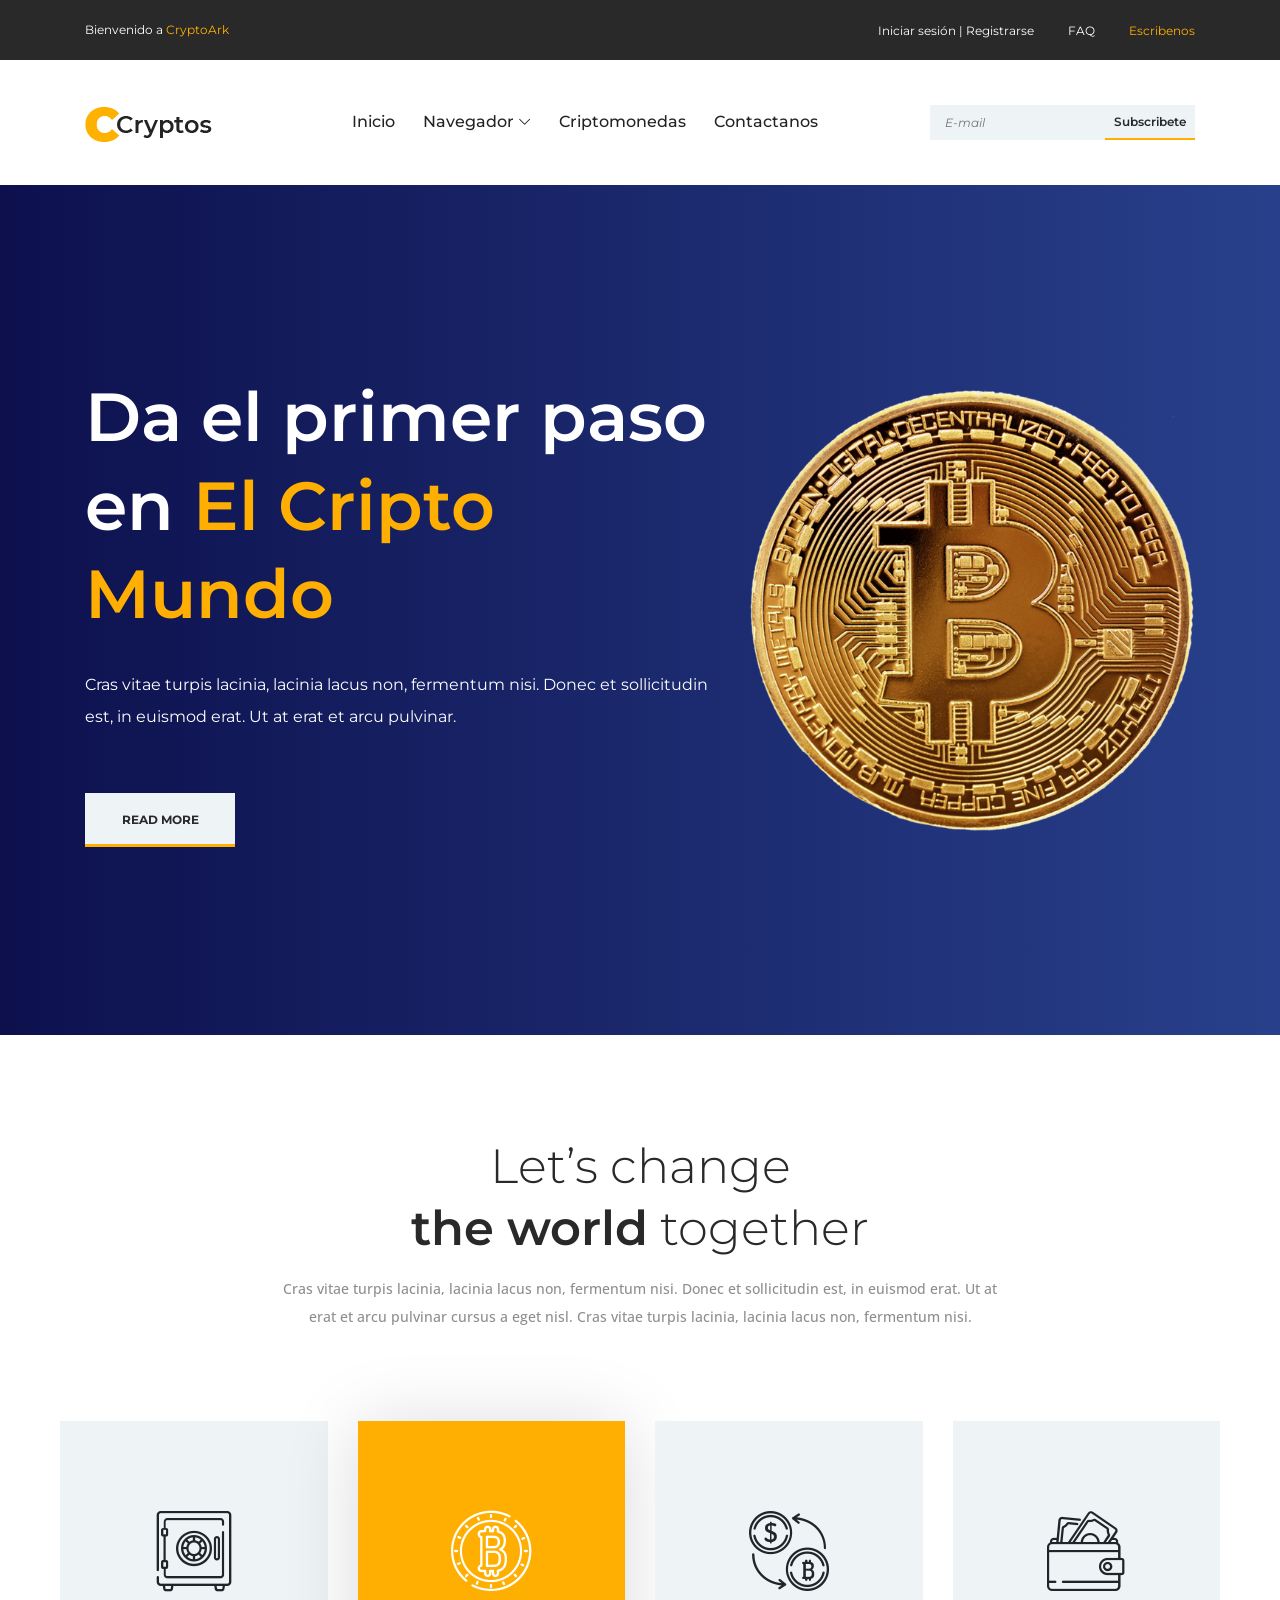
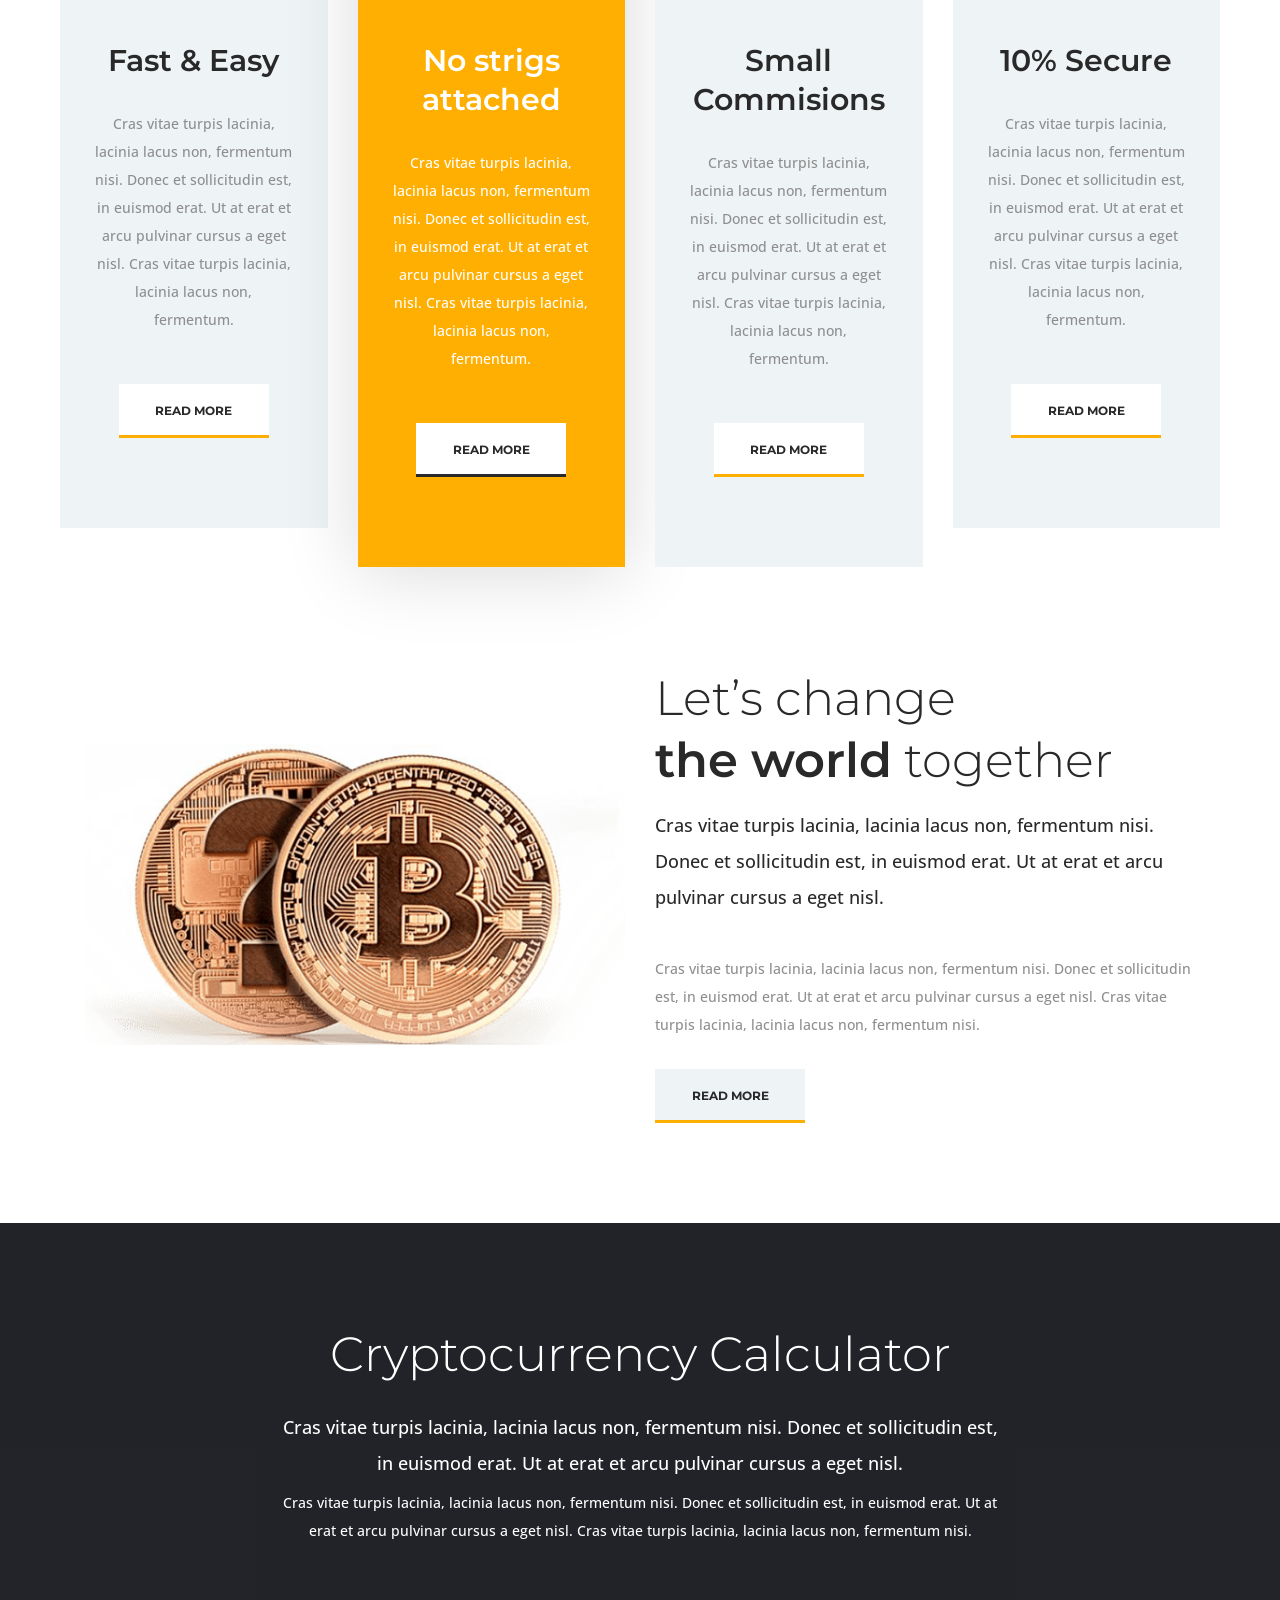
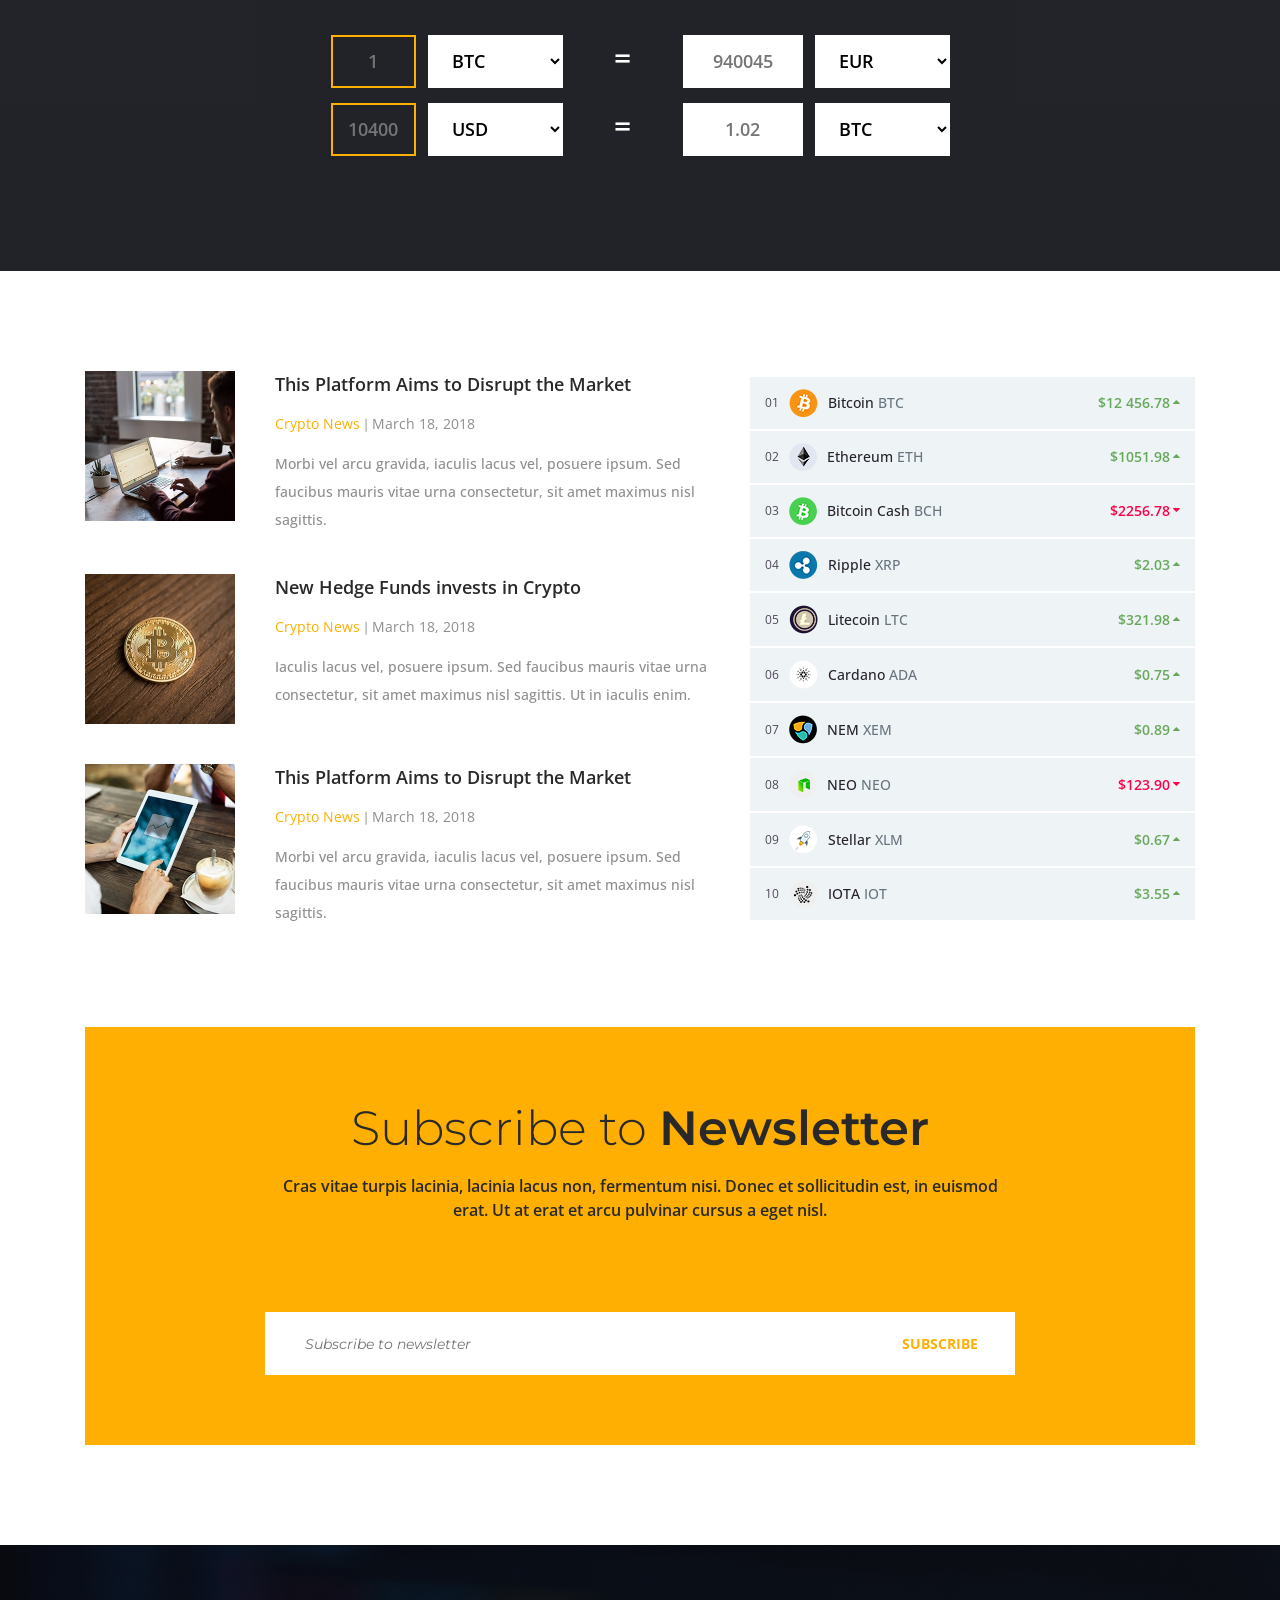
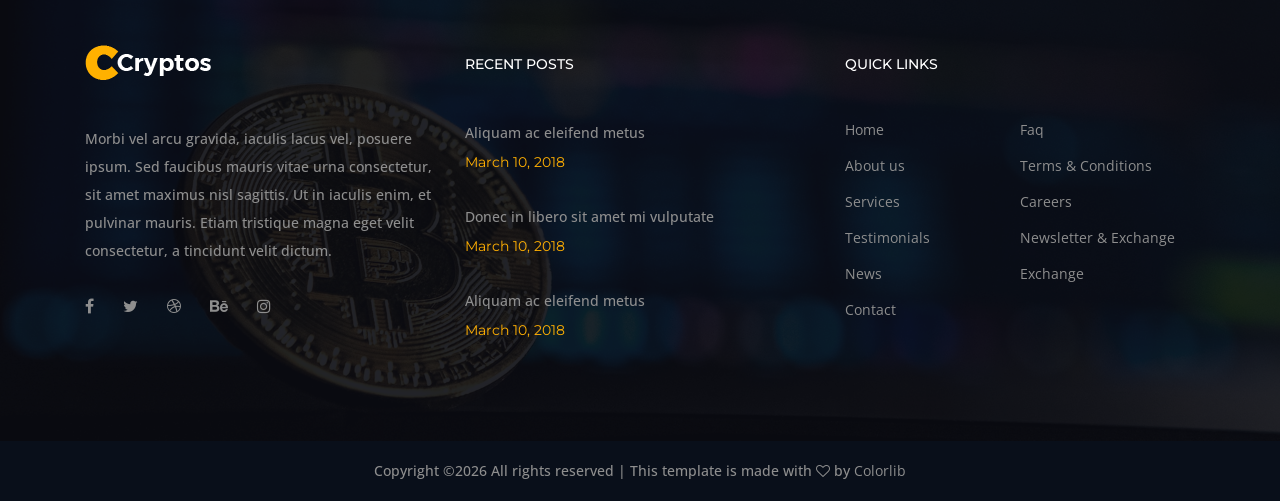
<file: index.html>
<!DOCTYPE html>
<html lang="en">

<head>
    <meta charset="UTF-8">
    <meta name="description" content="">
    <meta http-equiv="X-UA-Compatible" content="IE=edge">
    <meta name="viewport" content="width=device-width, initial-scale=1, shrink-to-fit=no">
    <!-- The above 4 meta tags *must* come first in the head; any other head content must come *after* these tags -->

    <!-- Title -->
    <title>Cryptos - Cryptocurrency &amp; Mining Template</title>

    <!-- Favicon -->
    <link rel="icon" href="img/core-img/favicon.ico">

    <!-- Core Stylesheet -->
    <link rel="stylesheet" href="style.css">

</head>

<body>
    <!-- ##### Preloader ##### -->
    <div id="preloader">
        <i class="circle-preloader"></i>
    </div>

    <!-- ##### Header Area Start ##### -->
    <header class="header-area">

        <!-- Top Header Area -->
        <div class="top-header">
            <div class="container h-100">
                <div class="row h-100">
                    <div class="col-12 h-100">
                        <div class="top-header-content h-100 d-flex align-items-center justify-content-between">
                            <!-- Top Headline -->
                            <div class="top-headline">
                                <p>Bienvenido a<span> CryptoArk</span></p>
                            </div>
                            <!-- Top Login & Faq & Earn Monery btn -->
                            <div class="login-faq-earn-money">
                                <a href="#">Iniciar sesión | Registrarse</a>
                                <a href="#">FAQ</a>
                                <a href="http://wa.me/573138093188" class="active">Escribenos</a>
                            </div>
                        </div>
                    </div>
                </div>
            </div>
        </div>

        <!-- Navbar Area -->
        <div class="cryptos-main-menu">
            <div class="classy-nav-container breakpoint-off">
                <div class="container">
                    <!-- Menu -->
                    <nav class="classy-navbar justify-content-between" id="cryptosNav">

                        <!-- Logo -->
                        <a class="nav-brand" href="index.html"><img src="img/core-img/logo.png" alt=""></a>

                        <!-- Navbar Toggler -->
                        <div class="classy-navbar-toggler">
                            <span class="navbarToggler"><span></span><span></span><span></span></span>
                        </div>

                        <!-- Menu -->
                        <div class="classy-menu">

                            <!-- close btn -->
                            <div class="classycloseIcon">
                                <div class="cross-wrap"><span class="top"></span><span class="bottom"></span></div>
                            </div>

                            <!-- Nav Start -->
                            <div class="classynav">
                                <ul>
                                    <li><a href="index.html">Inicio</a></li>
                                    <li><a href="#">Navegador</a>
                                        <ul class="dropdown">
                                            <li><a href="about-us.html">Nosotros</a></li>
                                            <li><a href="blog.html">Noticias</a></li>
                                            <li><a href="elements.html">Compra y Venta</a></li>
                                        </ul>
                                    </li>
                                    <li><a href="#">Criptomonedas</a></li>
                                    <li><a href="contact.html">Contactanos</a></li>
                                </ul>

                                <!-- Newsletter Form -->
                                <div class="header-newsletter-form">
                                    <form action="newsletter.php" method="post">
                                        <input type="email" name="email" id="email" placeholder="E-mail">
                                        <button type="submit">Subscribete</button>
                                    </form>
                                </div>

                            </div>
                            <!-- Nav End -->
                        </div>
                    </nav>
                </div>
            </div>
        </div>
    </header>
    <!-- ##### Header Area End ##### -->

    <!-- ##### Hero Area Start ##### -->
    <section class="hero-area">
        <div class="hero-slides owl-carousel">

            <!-- Single Hero Slide -->
            <div class="single-hero-slide">
                <div class="container h-100">
                    <div class="row h-100 align-items-center">
                        <div class="col-12 col-md-7">
                            <div class="hero-slides-content">
                                <h2 data-animation="fadeInUp" data-delay="100ms">Da el primer paso en <span>El Cripto Mundo</span></h2>
                                <h6 data-animation="fadeInUp" data-delay="400ms">Cras vitae turpis lacinia, lacinia lacus non, fermentum nisi. Donec et sollicitudin est, in euismod erat. Ut at erat et arcu pulvinar.</h6>
                                <a href="#" class="btn cryptos-btn" data-animation="fadeInUp" data-delay="700ms">Read More</a>
                            </div>
                        </div>
                        <div class="col-12 col-md-5">
                            <div class="hero-slides-thumb" data-animation="fadeInUp" data-delay="1000ms">
                                <img src="img/bg-img/bg-2.png" alt="">
                            </div>
                        </div>
                    </div>
                </div>
            </div>

            <!-- Single Hero Slide -->
            <div class="single-hero-slide">
                <div class="container h-100">
                    <div class="row h-100 align-items-center">
                        <div class="col-12 col-md-7">
                            <div class="hero-slides-content">
                                <h2 data-animation="fadeInUp" data-delay="100ms">Take a step into the <span>Crypto World</span></h2>
                                <h6 data-animation="fadeInUp" data-delay="400ms">Cras vitae turpis lacinia, lacinia lacus non, fermentum nisi. Donec et sollicitudin est, in euismod erat. Ut at erat et arcu pulvinar.</h6>
                                <a href="#" class="btn cryptos-btn" data-animation="fadeInUp" data-delay="700ms">Read More</a>
                            </div>
                        </div>
                        <div class="col-12 col-md-5">
                            <div class="hero-slides-thumb" data-animation="fadeInUp" data-delay="1000ms">
                                <img src="img/bg-img/bg-2.png" alt="">
                            </div>
                        </div>
                    </div>
                </div>
            </div>
        </div>
    </section>
    <!-- ##### Hero Area End ##### -->

    <!-- ##### Course Area Start ##### -->
    <div class="cryptos-feature-area section-padding-100-0">
        <div class="container-fluid">
            <div class="row">
                <div class="col-12">
                    <div class="section-heading text-center mx-auto">
                        <h3>Let’s change <br><span>the world</span> together</h3>
                        <p>Cras vitae turpis lacinia, lacinia lacus non, fermentum nisi. Donec et sollicitudin est, in euismod erat. Ut at erat et arcu pulvinar cursus a eget nisl. Cras vitae turpis lacinia, lacinia lacus non, fermentum nisi.</p>
                    </div>
                </div>
            </div>
            
            <div class="row">
                <!-- Single Course Area -->
                <div class="col-12 col-md-6 col-xl-3">
                    <div class="single-feature-area mb-100 text-center">
                        <i class="icon-safebox"></i>
                        <h3>Fast &amp; Easy</h3>
                        <p>Cras vitae turpis lacinia, lacinia lacus non, fermentum nisi. Donec et sollicitudin est, in euismod erat. Ut at erat et arcu pulvinar cursus a eget nisl. Cras vitae turpis lacinia, lacinia lacus non, fermentum.</p>
                        <a href="#" class="btn cryptos-btn">Read More</a>
                    </div>
                </div>

                <!-- Single Course Area -->
                <div class="col-12 col-md-6 col-xl-3">
                    <div class="single-feature-area active mb-100 text-center">
                        <i class="icon-bitcoin"></i>
                        <h3>No strigs attached</h3>
                        <p>Cras vitae turpis lacinia, lacinia lacus non, fermentum nisi. Donec et sollicitudin est, in euismod erat. Ut at erat et arcu pulvinar cursus a eget nisl. Cras vitae turpis lacinia, lacinia lacus non, fermentum.</p>
                        <a href="#" class="btn cryptos-btn">Read More</a>
                    </div>
                </div>

                <!-- Single Course Area -->
                <div class="col-12 col-md-6 col-xl-3">
                    <div class="single-feature-area mb-100 text-center">
                        <i class="icon-exchange"></i>
                        <h3>Small Commisions</h3>
                        <p>Cras vitae turpis lacinia, lacinia lacus non, fermentum nisi. Donec et sollicitudin est, in euismod erat. Ut at erat et arcu pulvinar cursus a eget nisl. Cras vitae turpis lacinia, lacinia lacus non, fermentum.</p>
                        <a href="#" class="btn cryptos-btn">Read More</a>
                    </div>
                </div>

                <!-- Single Course Area -->
                <div class="col-12 col-md-6 col-xl-3">
                    <div class="single-feature-area mb-100 text-center">
                        <i class="icon-wallet"></i>
                        <h3>10% Secure</h3>
                        <p>Cras vitae turpis lacinia, lacinia lacus non, fermentum nisi. Donec et sollicitudin est, in euismod erat. Ut at erat et arcu pulvinar cursus a eget nisl. Cras vitae turpis lacinia, lacinia lacus non, fermentum.</p>
                        <a href="#" class="btn cryptos-btn">Read More</a>
                    </div>
                </div>
            </div>
        </div>
    </div>
    <!-- ##### Course Area End ##### -->

    <!-- ##### About Area Start ##### -->
    <section class="cryptos-about-area">
        <div class="container">
            <div class="row align-items-center">
                <div class="col-12 col-md-6">
                    <div class="about-thumbnail mb-100">
                        <img src="img/bg-img/about.png" alt="">
                    </div>
                </div>
                <div class="col-12 col-md-6">
                    <div class="about-content mb-100">
                        <div class="section-heading">
                            <h3>Let’s change <br><span>the world</span> together</h3>
                            <h5>Cras vitae turpis lacinia, lacinia lacus non, fermentum nisi. Donec et sollicitudin est, in euismod erat. Ut at erat et arcu pulvinar cursus a eget nisl.</h5>
                            <p>Cras vitae turpis lacinia, lacinia lacus non, fermentum nisi. Donec et sollicitudin est, in euismod erat. Ut at erat et arcu pulvinar cursus a eget nisl. Cras vitae turpis lacinia, lacinia lacus non, fermentum nisi.</p>
                            <a href="#" class="btn cryptos-btn mt-30">Read More</a>
                        </div>
                    </div>
                </div>
            </div>
        </div>
    </section>
    <!-- ##### About Area End ##### -->

    <!-- ##### Currency Area Start ##### -->
    <section class="currency-calculator-area section-padding-100 bg-img bg-overlay" style="background-image: url(img/bg-img/bg-2.jpg);">
        <div class="container">
            <div class="row">
                <div class="col-12">
                    <div class="section-heading text-center white mx-auto">
                        <h3 class="mb-4">Cryptocurrency Calculator</h3>
                        <h5 class="mb-2">Cras vitae turpis lacinia, lacinia lacus non, fermentum nisi. Donec et sollicitudin est, in euismod erat. Ut at erat et arcu pulvinar cursus a eget nisl.</h5>
                        <p>Cras vitae turpis lacinia, lacinia lacus non, fermentum nisi. Donec et sollicitudin est, in euismod erat. Ut at erat et arcu pulvinar cursus a eget nisl. Cras vitae turpis lacinia, lacinia lacus non, fermentum nisi.</p>
                    </div>
                </div>
            </div>
            <div class="row">
                <div class="col-12">
                    <div class="currency-calculator mb-15 clearfix">
                        <form action="#" method="post" class="d-flex align-items-center justify-content-center">
                            <!-- Calculator Part -->
                            <div class="calculator-first-part d-flex align-items-center">
                                <input type="text" name="inputNumber" placeholder="1">
                                <select>
                                    <option>BTC</option>
                                    <option>USD</option>
                                    <option>INR</option>
                                    <option>BDT</option>
                                </select>
                            </div>

                            <!-- Equal Sign -->
                            <div class="equal-sign">=</div>

                            <!-- Calculator Part -->
                            <div class="calculator-sec-part d-flex align-items-center">
                                <input type="text" name="inputNumber" placeholder="940045">
                                <select>
                                    <option>EUR</option>
                                    <option>USD</option>
                                    <option>INR</option>
                                    <option>BDT</option>
                                </select>
                            </div>
                        </form>
                    </div>

                    <div class="currency-calculator mb-15">
                        <form action="#" method="post" class="d-flex align-items-center justify-content-center">
                            <!-- Calculator Part -->
                            <div class="calculator-first-part d-flex align-items-center">
                                <input type="text" name="inputNumber" placeholder="10400">
                                <select>
                                    <option>USD</option>
                                    <option>BTC</option>
                                    <option>INR</option>
                                    <option>BDT</option>
                                </select>
                            </div>

                            <!-- Equal Sign -->
                            <div class="equal-sign">=</div>

                            <!-- Calculator Part -->
                            <div class="calculator-sec-part d-flex align-items-center">
                                <input type="text" name="inputNumber" placeholder="1.02">
                                <select>
                                    <option>BTC</option>
                                    <option>USD</option>
                                    <option>INR</option>
                                    <option>BDT</option>
                                </select>
                            </div>
                        </form>
                    </div>
                </div>
            </div>
        </div>
    </section>
    <!-- ##### Currency Area End ##### -->

    <!-- ##### Blog Area Start ##### -->
    <section class="cryptos-blog-area section-padding-100">
        <div class="container">
            <div class="row align-items-center">
                <div class="col-12 col-lg-7">
                    <div class="blog-area">
                        <!-- Single Blog Area -->
                        <div class="single-blog-area d-flex align-items-start">
                            <!-- Thumbnail -->
                            <div class="blog-thumbnail">
                                <img src="img/blog-img/1.jpg" alt="">
                            </div>
                            <!-- Content -->
                            <div class="blog-content">
                                <a href="#" class="post-title">This Platform Aims to Disrupt the Market</a>
                                <div class="meta-data">
                                    <a href="#">Crypto News</a> |
                                    <a href="#">March 18, 2018</a>
                                </div>
                                <p>Morbi vel arcu gravida, iaculis lacus vel, posuere ipsum. Sed faucibus mauris vitae urna consectetur, sit amet maximus nisl sagittis.</p>
                            </div>
                        </div>
                        <!-- Single Blog Area -->
                        <div class="single-blog-area d-flex align-items-start">
                            <!-- Thumbnail -->
                            <div class="blog-thumbnail">
                                <img src="img/blog-img/2.jpg" alt="">
                            </div>
                            <!-- Content -->
                            <div class="blog-content">
                                <a href="#" class="post-title">New Hedge Funds invests in Crypto</a>
                                <div class="meta-data">
                                    <a href="#">Crypto News</a> |
                                    <a href="#">March 18, 2018</a>
                                </div>
                                <p>Iaculis lacus vel, posuere ipsum. Sed faucibus mauris vitae urna consectetur, sit amet maximus nisl sagittis. Ut in iaculis enim.</p>
                            </div>
                        </div>
                        <!-- Single Blog Area -->
                        <div class="single-blog-area d-flex align-items-start">
                            <!-- Thumbnail -->
                            <div class="blog-thumbnail">
                                <img src="img/blog-img/3.jpg" alt="">
                            </div>
                            <!-- Content -->
                            <div class="blog-content">
                                <a href="#" class="post-title">This Platform Aims to Disrupt the Market</a>
                                <div class="meta-data">
                                    <a href="#">Crypto News</a> |
                                    <a href="#">March 18, 2018</a>
                                </div>
                                <p>Morbi vel arcu gravida, iaculis lacus vel, posuere ipsum. Sed faucibus mauris vitae urna consectetur, sit amet maximus nisl sagittis.</p>
                            </div>
                        </div>
                    </div>
                </div>

                <div class="col-12 col-lg-5">
                    <div class="cryptos-prices-table">

                        <!-- Single Price Table -->
                        <div class="single-price-table d-flex align-items-center justify-content-between">
                            <div class="p-content d-flex align-items-center">
                                <span>01</span>
                                <img src="img/bg-img/bitcoin.png" alt="">
                                <p>Bitcoin <span>BTC</span></p>
                            </div>
                            <div class="price increase">
                                <p>$12 456.78</p>
                            </div>
                        </div>

                        <!-- Single Price Table -->
                        <div class="single-price-table d-flex align-items-center justify-content-between">
                            <div class="p-content d-flex align-items-center">
                                <span>02</span>
                                <img src="img/bg-img/ethereum.png" alt="">
                                <p>Ethereum <span>ETH</span></p>
                            </div>
                            <div class="price increase">
                                <p>$1051.98</p>
                            </div>
                        </div>

                        <!-- Single Price Table -->
                        <div class="single-price-table d-flex align-items-center justify-content-between">
                            <div class="p-content d-flex align-items-center">
                                <span>03</span>
                                <img src="img/bg-img/bitcoin-cash.png" alt="">
                                <p>Bitcoin Cash <span>BCH</span></p>
                            </div>
                            <div class="price decrease">
                                <p>$2256.78</p>
                            </div>
                        </div>

                        <!-- Single Price Table -->
                        <div class="single-price-table d-flex align-items-center justify-content-between">
                            <div class="p-content d-flex align-items-center">
                                <span>04</span>
                                <img src="img/bg-img/ripple.png" alt="">
                                <p>Ripple <span>XRP</span></p>
                            </div>
                            <div class="price increase">
                                <p>$2.03</p>
                            </div>
                        </div>

                        <!-- Single Price Table -->
                        <div class="single-price-table d-flex align-items-center justify-content-between">
                            <div class="p-content d-flex align-items-center">
                                <span>05</span>
                                <img src="img/bg-img/litecoin.png" alt="">
                                <p>Litecoin <span>LTC</span></p>
                            </div>
                            <div class="price increase">
                                <p>$321.98</p>
                            </div>
                        </div>

                        <!-- Single Price Table -->
                        <div class="single-price-table d-flex align-items-center justify-content-between">
                            <div class="p-content d-flex align-items-center">
                                <span>06</span>
                                <img src="img/bg-img/cardano.png" alt="">
                                <p>Cardano <span>ADA</span></p>
                            </div>
                            <div class="price increase">
                                <p>$0.75</p>
                            </div>
                        </div>

                        <!-- Single Price Table -->
                        <div class="single-price-table d-flex align-items-center justify-content-between">
                            <div class="p-content d-flex align-items-center">
                                <span>07</span>
                                <img src="img/bg-img/nem.png" alt="">
                                <p>NEM <span>XEM</span></p>
                            </div>
                            <div class="price increase">
                                <p>$0.89</p>
                            </div>
                        </div>

                        <!-- Single Price Table -->
                        <div class="single-price-table d-flex align-items-center justify-content-between">
                            <div class="p-content d-flex align-items-center">
                                <span>08</span>
                                <img src="img/bg-img/neo.png" alt="">
                                <p>NEO <span>NEO</span></p>
                            </div>
                            <div class="price decrease">
                                <p>$123.90</p>
                            </div>
                        </div>

                        <!-- Single Price Table -->
                        <div class="single-price-table d-flex align-items-center justify-content-between">
                            <div class="p-content d-flex align-items-center">
                                <span>09</span>
                                <img src="img/bg-img/stellar.png" alt="">
                                <p>Stellar <span>XLM</span></p>
                            </div>
                            <div class="price increase">
                                <p>$0.67</p>
                            </div>
                        </div>

                        <!-- Single Price Table -->
                        <div class="single-price-table d-flex align-items-center justify-content-between">
                            <div class="p-content d-flex align-items-center">
                                <span>10</span>
                                <img src="img/bg-img/iota.png" alt="">
                                <p>IOTA <span>IOT</span></p>
                            </div>
                            <div class="price increase">
                                <p>$3.55</p>
                            </div>
                        </div>

                    </div>
                </div>
            </div>
        </div>
        
        <!-- Newsletter Area -->
        <div class="container">
            <div class="row">
                <div class="col-12">
                    <div class="newsletter-area mt-100">
                        <div class="section-heading text-center mx-auto">
                            <h3>Subscribe to <span>Newsletter</span></h3>
                            <h6>Cras vitae turpis lacinia, lacinia lacus non, fermentum nisi. Donec et sollicitudin est, in euismod erat. Ut at erat et arcu pulvinar cursus a eget nisl.</h6>
                        </div>
                        <form action="#" method="post">
                            <input type="email" name="email" placeholder="Subscribe to newsletter">
                            <button type="submit">Subscribe</button>
                        </form>
                    </div>
                </div>
            </div>
        </div>
    </section>
    <!-- ##### Blog Area End ##### -->

    <!-- ##### Footer Area Start ##### -->
    <footer class="footer-area">
        <!-- Main Footer Area -->
        <div class="main-footer-area section-padding-100-0 bg-img bg-overlay" style="background-image: url(img/bg-img/bg-1.jpg);">
            <div class="container">
                <div class="row">

                    <!-- Footer Widget Area -->
                    <div class="col-12 col-sm-6 col-lg-4">
                        <div class="footer-widget mb-100">
                            <div class="widget-title">
                                <a href="#"><img src="img/core-img/logo2.png" alt=""></a>
                            </div>
                            <p>Morbi vel arcu gravida, iaculis lacus vel, posuere ipsum. Sed faucibus mauris vitae urna consectetur, sit amet maximus nisl sagittis. Ut in iaculis enim, et pulvinar mauris. Etiam tristique magna eget velit consectetur, a tincidunt velit dictum.</p>
                            <div class="footer-social-info">
                                <a href="#"><i class="fa fa-facebook"></i></a>
                                <a href="#"><i class="fa fa-twitter"></i></a>
                                <a href="#"><i class="fa fa-dribbble"></i></a>
                                <a href="#"><i class="fa fa-behance"></i></a>
                                <a href="#"><i class="fa fa-instagram"></i></a>
                            </div>
                        </div>
                    </div>

                    <!-- Footer Widget Area -->
                    <div class="col-12 col-sm-6 col-lg-4">
                        <div class="footer-widget mb-100">
                            <div class="widget-title">
                                <h6>Recent Posts</h6>
                            </div>
                            <!-- Single Blog Post -->
                            <div class="single--blog-post">
                                <a href="#">
                                    <p>Aliquam ac eleifend metus</p>
                                </a>
                                <span>March 10, 2018</span>
                            </div>
                            <!-- Single Blog Post -->
                            <div class="single--blog-post">
                                <a href="#">
                                    <p>Donec in libero sit amet mi vulputate</p>
                                </a>
                                <span>March 10, 2018</span>
                            </div>
                            <!-- Single Blog Post -->
                            <div class="single--blog-post">
                                <a href="#">
                                    <p>Aliquam ac eleifend metus</p>
                                </a>
                                <span>March 10, 2018</span>
                            </div>
                        </div>
                    </div>

                    <!-- Footer Widget Area -->
                    <div class="col-12 col-md-6 col-lg-4">
                        <div class="footer-widget mb-100">
                            <div class="widget-title">
                                <h6>Quick Links</h6>
                            </div>
                            <nav>
                                <ul class="useful-links d-flex justify-content-between flex-wrap">
                                    <li><a href="#">Home</a></li>
                                    <li><a href="#">Faq</a></li>
                                    <li><a href="#">About us</a></li>
                                    <li><a href="#">Terms &amp; Conditions</a></li>
                                    <li><a href="#">Services</a></li>
                                    <li><a href="#">Careers</a></li>
                                    <li><a href="#">Testimonials</a></li>
                                    <li><a href="#">Newsletter &amp; Exchange</a></li>
                                    <li><a href="#">News</a></li>
                                    <li><a href="#">Exchange</a></li>
                                    <li><a href="#">Contact</a></li>
                                </ul>
                            </nav>
                        </div>
                    </div>
                </div>
            </div>
        </div>
        <!-- Bottom Footer Area -->
        <div class="bottom-footer-area">
            <div class="container h-100">
                <div class="row h-100 align-items-center justify-content-center">
                    <div class="col-12">
                        <p><!-- Link back to Colorlib can't be removed. Template is licensed under CC BY 3.0. -->
Copyright &copy;<script>document.write(new Date().getFullYear());</script> All rights reserved | This template is made with <i class="fa fa-heart-o" aria-hidden="true"></i> by <a href="https://colorlib.com" target="_blank">Colorlib</a>
<!-- Link back to Colorlib can't be removed. Template is licensed under CC BY 3.0. -->
</p>
                    </div>
                </div>
            </div>
        </div>
    </footer>
    <!-- ##### Footer Area Start ##### -->

    <!-- ##### All Javascript Script ##### -->
    <!-- jQuery-2.2.4 js -->
    <script src="js/jquery/jquery-2.2.4.min.js"></script>
    <!-- Popper js -->
    <script src="js/bootstrap/popper.min.js"></script>
    <!-- Bootstrap js -->
    <script src="js/bootstrap/bootstrap.min.js"></script>
    <!-- All Plugins js -->
    <script src="js/plugins/plugins.js"></script>
    <!-- Active js -->
    <script src="js/active.js"></script>
</body>

</html>
</file>
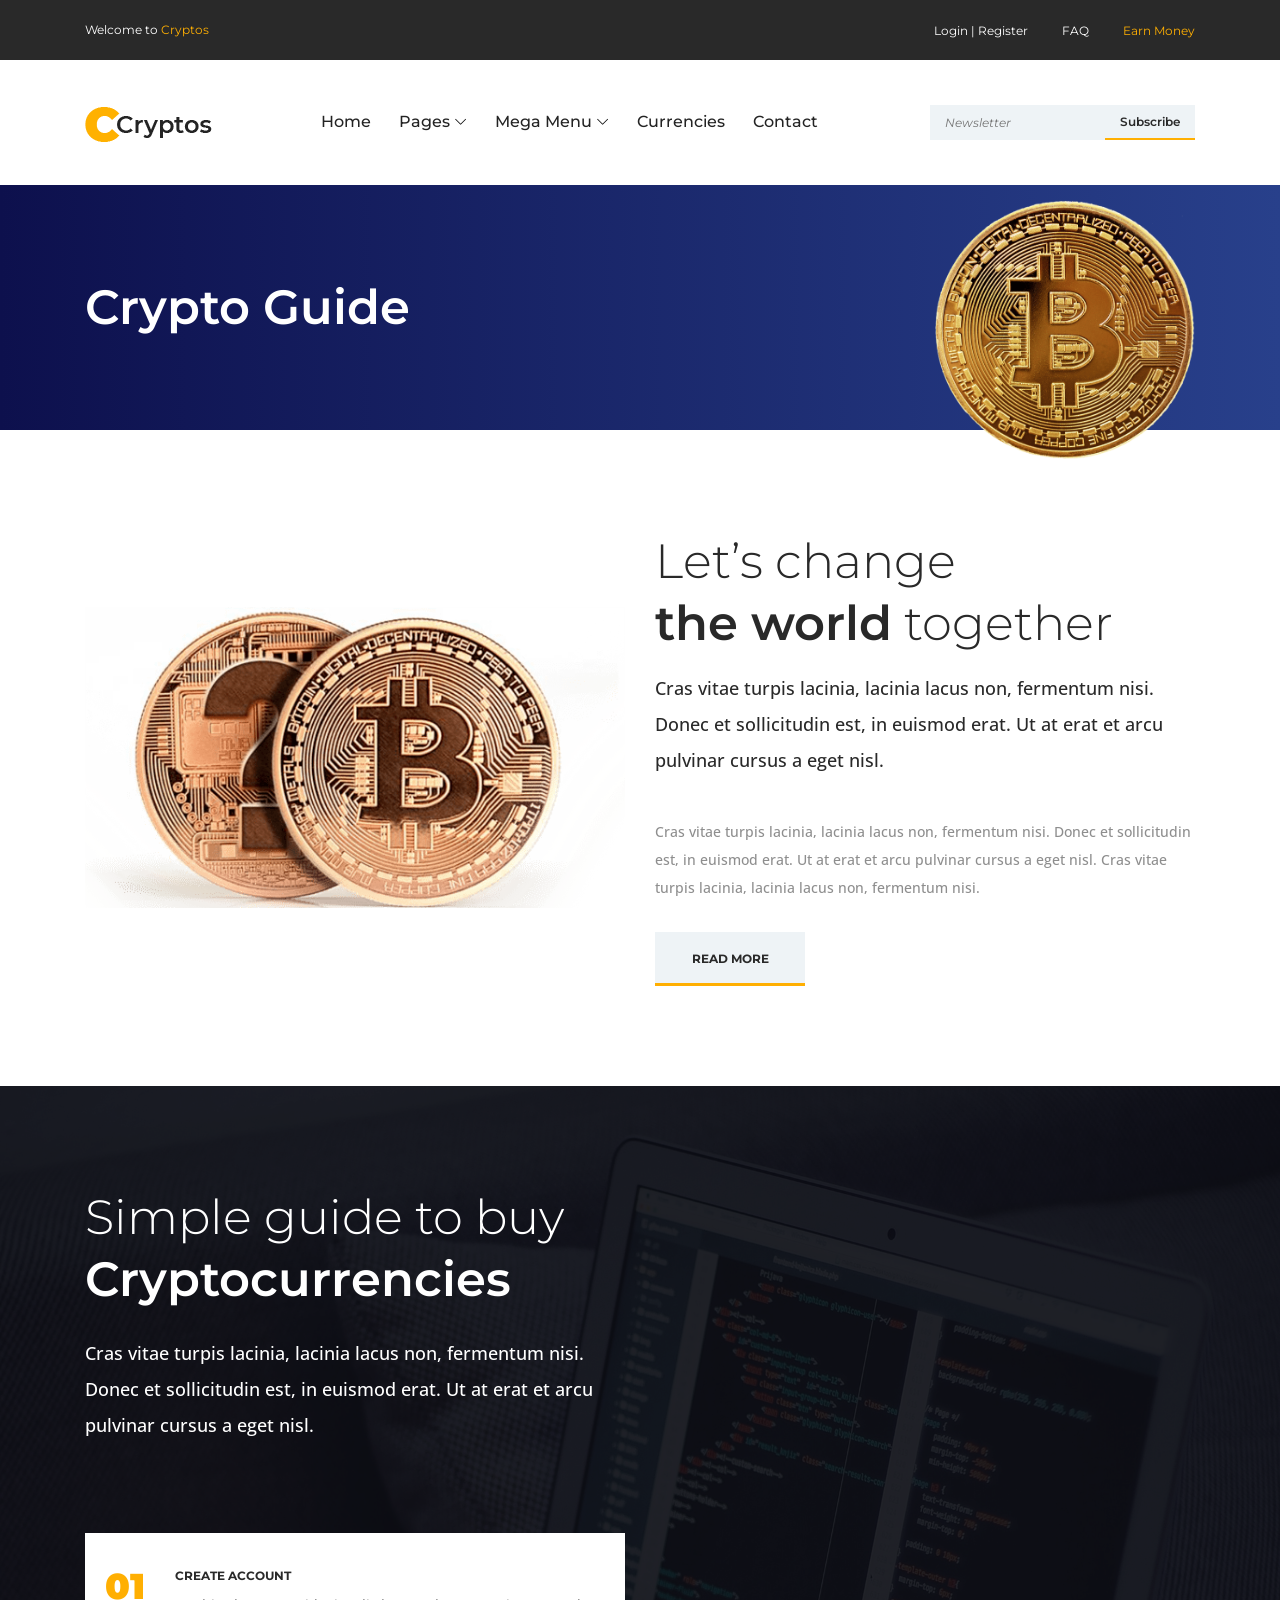
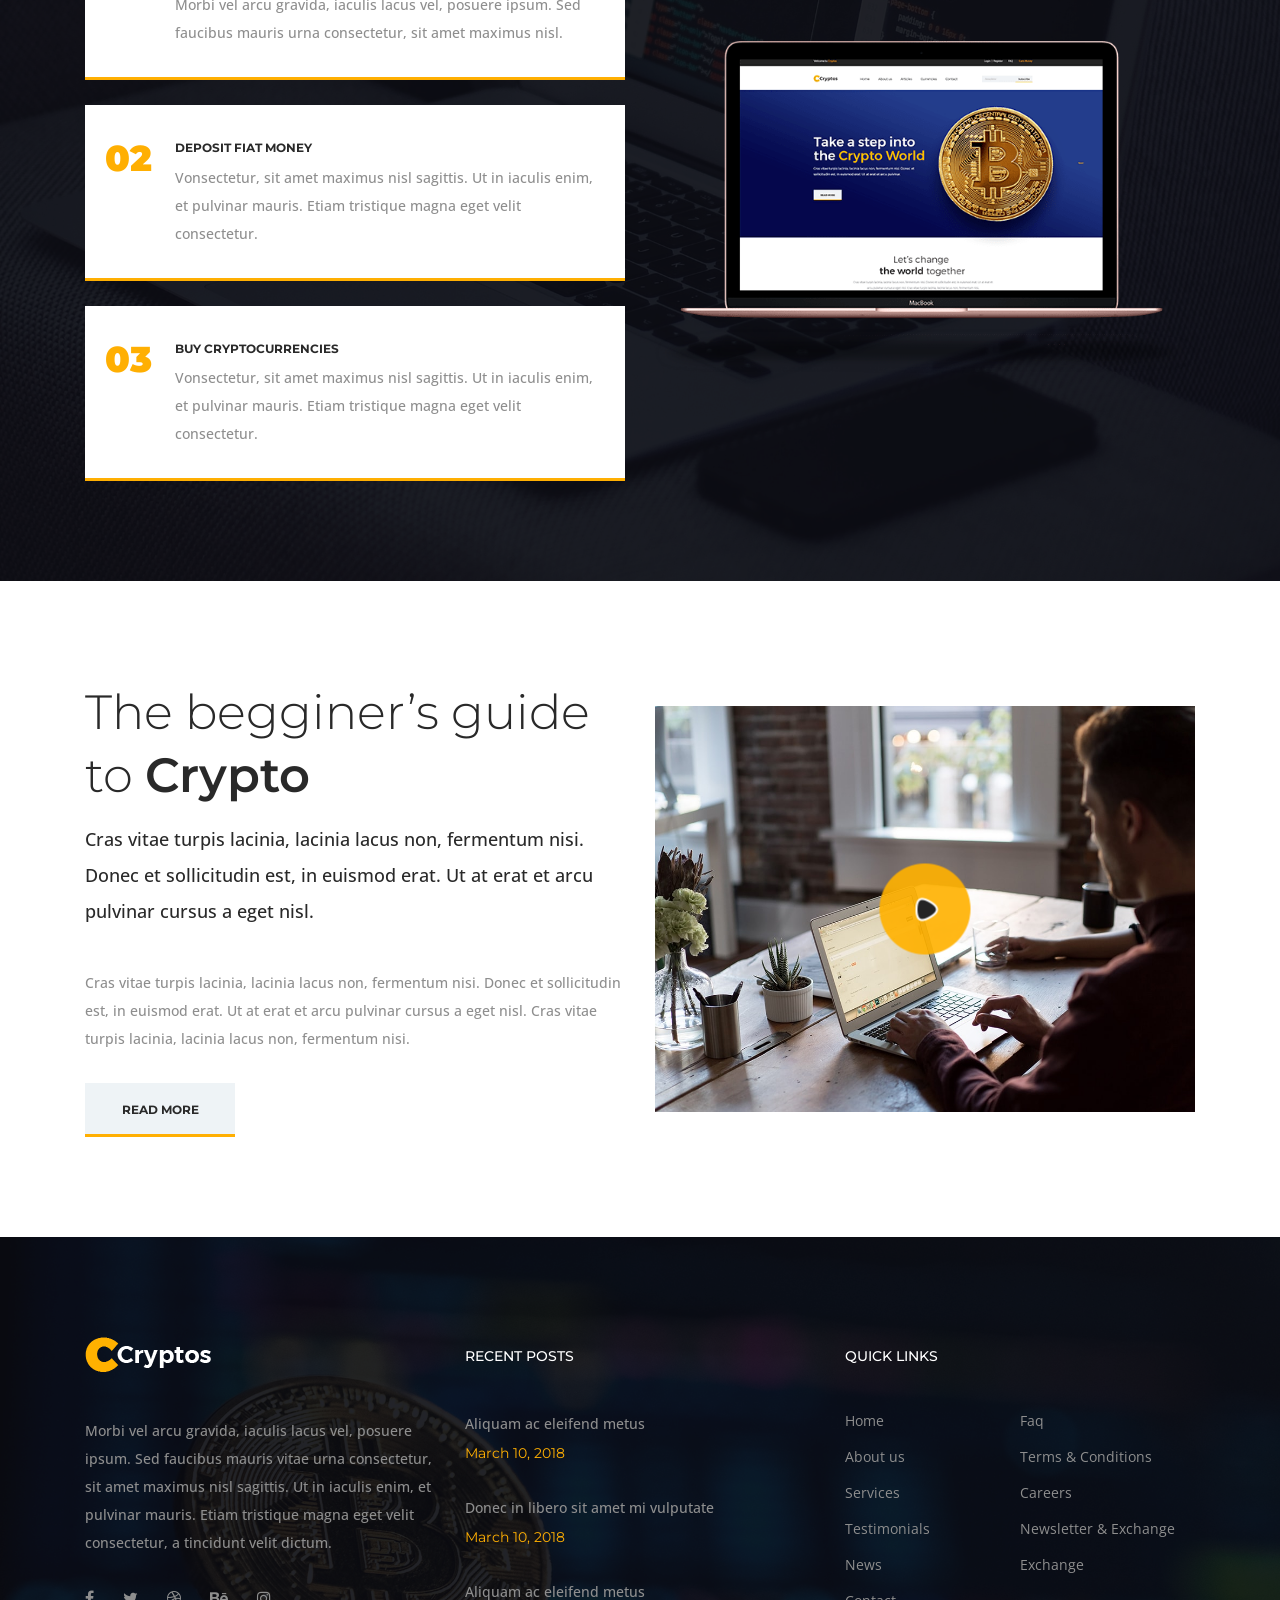
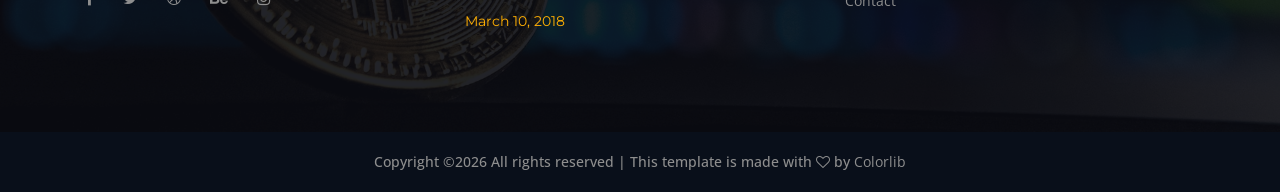
<file: about-us.html>
<!DOCTYPE html>
<html lang="en">

<head>
    <meta charset="UTF-8">
    <meta name="description" content="">
    <meta http-equiv="X-UA-Compatible" content="IE=edge">
    <meta name="viewport" content="width=device-width, initial-scale=1, shrink-to-fit=no">
    <!-- The above 4 meta tags *must* come first in the head; any other head content must come *after* these tags -->

    <!-- Title -->
    <title>Cryptos - Cryptocurrency &amp; Mining Template</title>

    <!-- Favicon -->
    <link rel="icon" href="img/core-img/favicon.ico">

    <!-- Core Stylesheet -->
    <link rel="stylesheet" href="style.css">

</head>

<body>
    <!-- ##### Preloader ##### -->
    <div id="preloader">
        <i class="circle-preloader"></i>
    </div>

    <!-- ##### Header Area Start ##### -->
    <header class="header-area">

        <!-- Top Header Area -->
        <div class="top-header">
            <div class="container h-100">
                <div class="row h-100">
                    <div class="col-12 h-100">
                        <div class="top-header-content h-100 d-flex align-items-center justify-content-between">
                            <!-- Top Headline -->
                            <div class="top-headline">
                                <p>Welcome to <span>Cryptos</span></p>
                            </div>
                            <!-- Top Login & Faq & Earn Monery btn -->
                            <div class="login-faq-earn-money">
                                <a href="#">Login | Register</a>
                                <a href="#">FAQ</a>
                                <a href="#" class="active">Earn Money</a>
                            </div>
                        </div>
                    </div>
                </div>
            </div>
        </div>

        <!-- Navbar Area -->
        <div class="cryptos-main-menu">
            <div class="classy-nav-container breakpoint-off">
                <div class="container">
                    <!-- Menu -->
                    <nav class="classy-navbar justify-content-between" id="cryptosNav">

                        <!-- Logo -->
                        <a class="nav-brand" href="index.html"><img src="img/core-img/logo.png" alt=""></a>

                        <!-- Navbar Toggler -->
                        <div class="classy-navbar-toggler">
                            <span class="navbarToggler"><span></span><span></span><span></span></span>
                        </div>

                        <!-- Menu -->
                        <div class="classy-menu">

                            <!-- close btn -->
                            <div class="classycloseIcon">
                                <div class="cross-wrap"><span class="top"></span><span class="bottom"></span></div>
                            </div>

                            <!-- Nav Start -->
                            <div class="classynav">
                                <ul>
                                    <li><a href="index.html">Home</a></li>
                                    <li><a href="#">Pages</a>
                                        <ul class="dropdown">
                                            <li><a href="index.html">Home</a></li>
                                            <li><a href="about-us.html">About Us</a></li>
                                            <li><a href="blog.html">Articles</a></li>
                                            <li><a href="contact.html">Contact</a></li>
                                            <li><a href="elements.html">Elements</a></li>
                                            <li><a href="#">Dropdown</a>
                                                <ul class="dropdown">
                                                    <li><a href="index.html">Home</a></li>
                                                    <li><a href="about-us.html">About Us</a></li>
                                                    <li><a href="blog.html">Articles</a></li>
                                                    <li><a href="contact.html">Contact</a></li>
                                                    <li><a href="elements.html">Elements</a></li>
                                                    <li><a href="#">Dropdown</a>
                                                        <ul class="dropdown">
                                                            <li><a href="index.html">Home</a></li>
                                                            <li><a href="about-us.html">About Us</a></li>
                                                            <li><a href="blog.html">Articles</a></li>
                                                            <li><a href="contact.html">Contact</a></li>
                                                            <li><a href="elements.html">Elements</a></li>
                                                        </ul>
                                                    </li>
                                                </ul>
                                            </li>
                                        </ul>
                                    </li>
                                    <li><a href="#">Mega Menu</a>
                                        <div class="megamenu">
                                            <ul class="single-mega cn-col-4">
                                                <li><a href="#">- Home</a></li>
                                                <li><a href="#">- About us</a></li>
                                                <li><a href="#">- Services</a></li>
                                                <li><a href="#">- Testimonials</a></li>
                                                <li><a href="#">- News</a></li>
                                                <li><a href="#">- About us</a></li>
                                            </ul>
                                            <ul class="single-mega cn-col-4">
                                                <li><a href="#">- Contact</a></li>
                                                <li><a href="#">- Faq</a></li>
                                                <li><a href="#">- Terms &amp; Conditions</a></li>
                                                <li><a href="#">- Careers</a></li>
                                                <li><a href="#">- Newsletter &amp; Exchange</a></li>
                                                <li><a href="#">- Terms &amp; Conditions</a></li>
                                            </ul>
                                            <ul class="single-mega cn-col-4">
                                                <li><a href="#">- About us</a></li>
                                                <li><a href="#">- Testimonials</a></li>
                                                <li><a href="#">- Contact</a></li>
                                                <li><a href="#">- Terms &amp; Conditions</a></li>
                                                <li><a href="#">- Newsletter &amp; Exchange</a></li>
                                                <li><a href="#">- Contact</a></li>
                                            </ul>
                                            <div class="single-mega cn-col-4">
                                                <div class="megamenu-slides owl-carousel">
                                                    <img src="img/bg-img/bg-1.jpg" alt="">
                                                    <img src="img/bg-img/bg-1.jpg" alt="">
                                                </div>
                                            </div>
                                        </div>
                                    </li>
                                    <li><a href="#">Currencies</a></li>
                                    <li><a href="contact.html">Contact</a></li>
                                </ul>

                                <!-- Newsletter Form -->
                                <div class="header-newsletter-form">
                                    <form action="#" method="post">
                                        <input type="email" name="email" id="email" placeholder="Newsletter">
                                        <button type="submit">Subscribe</button>
                                    </form>
                                </div>

                            </div>
                            <!-- Nav End -->
                        </div>
                    </nav>
                </div>
            </div>
        </div>
    </header>
    <!-- ##### Header Area End ##### -->

    <!-- ##### Breadcumb Area Start ##### -->
    <div class="breadcumb-area">
        <div class="container h-100">
            <div class="row h-100 align-items-center">
                <div class="col-12 col-md-6">
                    <div class="breadcumb-text">
                        <h2>Crypto Guide</h2>
                    </div>
                </div>
            </div>
        </div>
        <!-- Breadcumb Thumb Area -->
        <div class="breadcumb-thumb-area">
            <div class="container">
                <div class="row">
                    <div class="col-12">
                        <div class="breadcumb-thumb">
                            <img src="img/bg-img/breadcumb.png" alt="">
                        </div>
                    </div>
                </div>
            </div>
        </div>
    </div>
    <!-- ##### Breadcumb Area End ##### -->

    <!-- ##### About Area Start ##### -->
    <section class="cryptos-about-area section-padding-100-0">
        <div class="container">
            <div class="row align-items-center">
                <div class="col-12 col-md-6">
                    <div class="about-thumbnail mb-100">
                        <img src="img/bg-img/about.png" alt="">
                    </div>
                </div>
                <div class="col-12 col-md-6">
                    <div class="about-content mb-100">
                        <div class="section-heading">
                            <h3>Let’s change <br><span>the world</span> together</h3>
                            <h5>Cras vitae turpis lacinia, lacinia lacus non, fermentum nisi. Donec et sollicitudin est, in euismod erat. Ut at erat et arcu pulvinar cursus a eget nisl.</h5>
                            <p>Cras vitae turpis lacinia, lacinia lacus non, fermentum nisi. Donec et sollicitudin est, in euismod erat. Ut at erat et arcu pulvinar cursus a eget nisl. Cras vitae turpis lacinia, lacinia lacus non, fermentum nisi.</p>
                            <a href="#" class="btn cryptos-btn mt-30">Read More</a>
                        </div>
                    </div>
                </div>
            </div>
        </div>
    </section>
    <!-- ##### About Area End ##### -->

    <div class="cryptos-guide-line section-padding-100 bg-img bg-overlay" style="background-image: url(img/bg-img/bg-3.jpg);">
        <div class="container">
            <div class="row">
                <div class="col-12 col-md-6">
                    <div class="section-heading white">
                        <h3 class="mb-4">Simple guide to buy <span>Cryptocurrencies</span></h3>
                        <h5 class="mb-2">Cras vitae turpis lacinia, lacinia lacus non, fermentum nisi. Donec et sollicitudin est, in euismod erat. Ut at erat et arcu pulvinar cursus a eget nisl.</h5>
                    </div>
                </div>
            </div>

            <div class="row align-items-center">
                <div class="col-12 col-md-6">
                    <div class="guideline-content">
                        <!-- Single Step -->
                        <div class="single-step d-flex">
                            <div class="quantity">01</div>
                            <div class="step-content">
                                <h6>Create Account</h6>
                                <p>Morbi vel arcu gravida, iaculis lacus vel, posuere ipsum. Sed faucibus mauris urna consectetur, sit amet maximus nisl.</p>
                            </div>
                        </div>
                        <!-- Single Step -->
                        <div class="single-step d-flex">
                            <div class="quantity">02</div>
                            <div class="step-content">
                                <h6>Deposit Fiat Money</h6>
                                <p>Vonsectetur, sit amet maximus nisl sagittis. Ut in iaculis enim, et pulvinar mauris. Etiam tristique magna eget velit consectetur.</p>
                            </div>
                        </div>
                        <!-- Single Step -->
                        <div class="single-step d-flex">
                            <div class="quantity">03</div>
                            <div class="step-content">
                                <h6>Buy Cryptocurrencies</h6>
                                <p>Vonsectetur, sit amet maximus nisl sagittis. Ut in iaculis enim, et pulvinar mauris. Etiam tristique magna eget velit consectetur.</p>
                            </div>
                        </div>
                    </div>
                </div>
                <div class="col-12 col-md-6">
                    <div class="guideline-thumb">
                        <img src="img/bg-img/device.png" alt="">
                    </div>
                </div>
            </div>
        </div>
    </div>

    <!-- ##### About Area Start ##### -->
    <section class="cryptos-video-area section-padding-100-0">
        <div class="container">
            <div class="row align-items-center">
                <div class="col-12 col-md-6">
                    <div class="about-content mb-100">
                        <div class="section-heading">
                            <h3>The begginer’s guide to <span>Crypto</span></h3>
                            <h5>Cras vitae turpis lacinia, lacinia lacus non, fermentum nisi. Donec et sollicitudin est, in euismod erat. Ut at erat et arcu pulvinar cursus a eget nisl.</h5>
                            <p>Cras vitae turpis lacinia, lacinia lacus non, fermentum nisi. Donec et sollicitudin est, in euismod erat. Ut at erat et arcu pulvinar cursus a eget nisl. Cras vitae turpis lacinia, lacinia lacus non, fermentum nisi.</p>
                            <a href="#" class="btn cryptos-btn mt-30">Read More</a>
                        </div>
                    </div>
                </div>
                <div class="col-12 col-md-6">
                    <div class="video-area mb-100">
                        <img src="img/bg-img/bg-4.jpg" alt="">
                        <div class="video-btn">
                            <a href="https://www.youtube.com/watch?v=f5BBJ4ySgpo" class="videobtn"><img src="img/bg-img/video-btn.png" alt=""></a>
                        </div>
                    </div>
                </div>
            </div>
        </div>
    </section>
    <!-- ##### About Area End ##### -->

    <!-- ##### Footer Area Start ##### -->
    <footer class="footer-area">
        <!-- Main Footer Area -->
        <div class="main-footer-area section-padding-100-0 bg-img bg-overlay" style="background-image: url(img/bg-img/bg-1.jpg);">
            <div class="container">
                <div class="row">

                    <!-- Footer Widget Area -->
                    <div class="col-12 col-sm-6 col-lg-4">
                        <div class="footer-widget mb-100">
                            <div class="widget-title">
                                <a href="#"><img src="img/core-img/logo2.png" alt=""></a>
                            </div>
                            <p>Morbi vel arcu gravida, iaculis lacus vel, posuere ipsum. Sed faucibus mauris vitae urna consectetur, sit amet maximus nisl sagittis. Ut in iaculis enim, et pulvinar mauris. Etiam tristique magna eget velit consectetur, a tincidunt velit dictum.</p>
                            <div class="footer-social-info">
                                <a href="#"><i class="fa fa-facebook"></i></a>
                                <a href="#"><i class="fa fa-twitter"></i></a>
                                <a href="#"><i class="fa fa-dribbble"></i></a>
                                <a href="#"><i class="fa fa-behance"></i></a>
                                <a href="#"><i class="fa fa-instagram"></i></a>
                            </div>
                        </div>
                    </div>

                    <!-- Footer Widget Area -->
                    <div class="col-12 col-sm-6 col-lg-4">
                        <div class="footer-widget mb-100">
                            <div class="widget-title">
                                <h6>Recent Posts</h6>
                            </div>
                            <!-- Single Blog Post -->
                            <div class="single--blog-post">
                                <a href="#">
                                    <p>Aliquam ac eleifend metus</p>
                                </a>
                                <span>March 10, 2018</span>
                            </div>
                            <!-- Single Blog Post -->
                            <div class="single--blog-post">
                                <a href="#">
                                    <p>Donec in libero sit amet mi vulputate</p>
                                </a>
                                <span>March 10, 2018</span>
                            </div>
                            <!-- Single Blog Post -->
                            <div class="single--blog-post">
                                <a href="#">
                                    <p>Aliquam ac eleifend metus</p>
                                </a>
                                <span>March 10, 2018</span>
                            </div>
                        </div>
                    </div>

                    <!-- Footer Widget Area -->
                    <div class="col-12 col-md-6 col-lg-4">
                        <div class="footer-widget mb-100">
                            <div class="widget-title">
                                <h6>Quick Links</h6>
                            </div>
                            <nav>
                                <ul class="useful-links d-flex justify-content-between flex-wrap">
                                    <li><a href="#">Home</a></li>
                                    <li><a href="#">Faq</a></li>
                                    <li><a href="#">About us</a></li>
                                    <li><a href="#">Terms &amp; Conditions</a></li>
                                    <li><a href="#">Services</a></li>
                                    <li><a href="#">Careers</a></li>
                                    <li><a href="#">Testimonials</a></li>
                                    <li><a href="#">Newsletter &amp; Exchange</a></li>
                                    <li><a href="#">News</a></li>
                                    <li><a href="#">Exchange</a></li>
                                    <li><a href="#">Contact</a></li>
                                </ul>
                            </nav>
                        </div>
                    </div>
                </div>
            </div>
        </div>
        <!-- Bottom Footer Area -->
        <div class="bottom-footer-area">
            <div class="container h-100">
                <div class="row h-100 align-items-center justify-content-center">
                    <div class="col-12">
                        <p><!-- Link back to Colorlib can't be removed. Template is licensed under CC BY 3.0. -->
Copyright &copy;<script>document.write(new Date().getFullYear());</script> All rights reserved | This template is made with <i class="fa fa-heart-o" aria-hidden="true"></i> by <a href="https://colorlib.com" target="_blank">Colorlib</a>
<!-- Link back to Colorlib can't be removed. Template is licensed under CC BY 3.0. -->
</p>
                    </div>
                </div>
            </div>
        </div>
    </footer>
    <!-- ##### Footer Area Start ##### -->

    <!-- ##### All Javascript Script ##### -->
    <!-- jQuery-2.2.4 js -->
    <script src="js/jquery/jquery-2.2.4.min.js"></script>
    <!-- Popper js -->
    <script src="js/bootstrap/popper.min.js"></script>
    <!-- Bootstrap js -->
    <script src="js/bootstrap/bootstrap.min.js"></script>
    <!-- All Plugins js -->
    <script src="js/plugins/plugins.js"></script>
    <!-- Active js -->
    <script src="js/active.js"></script>
</body>

</html>
</file>
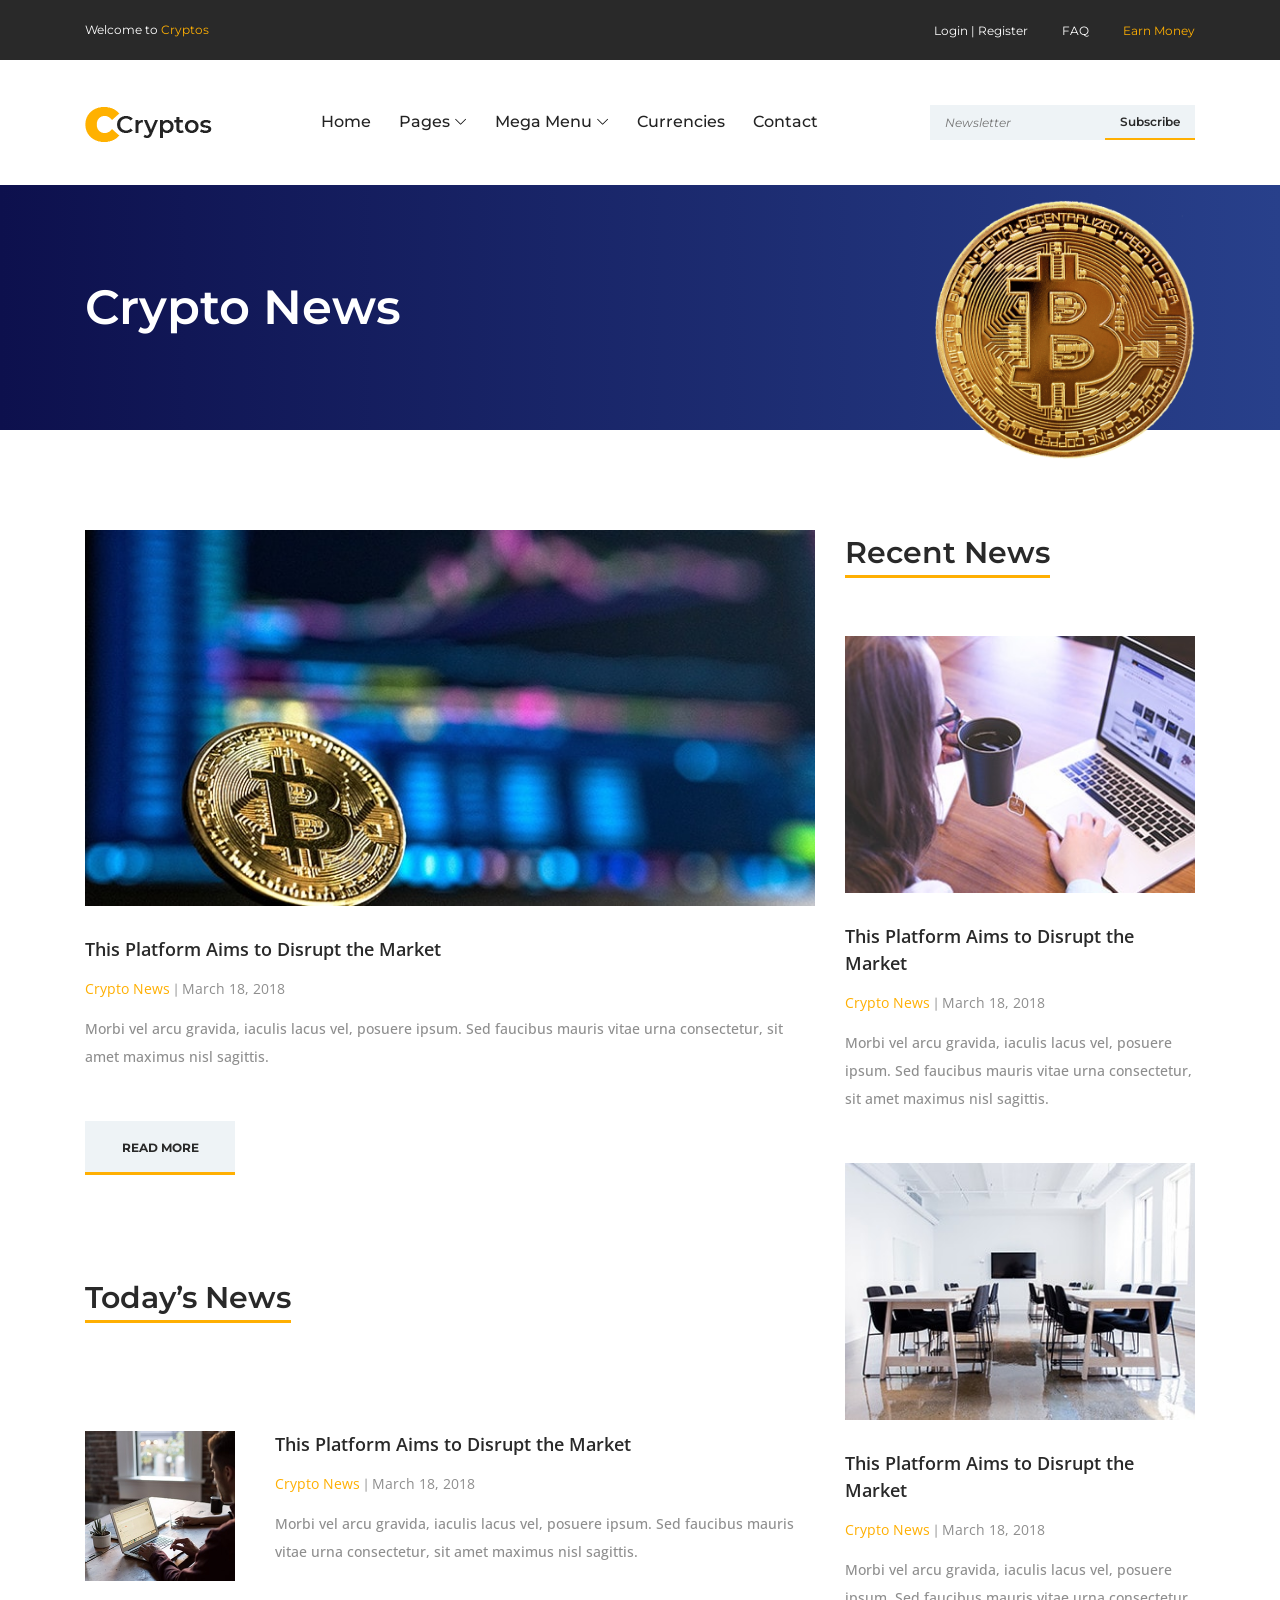
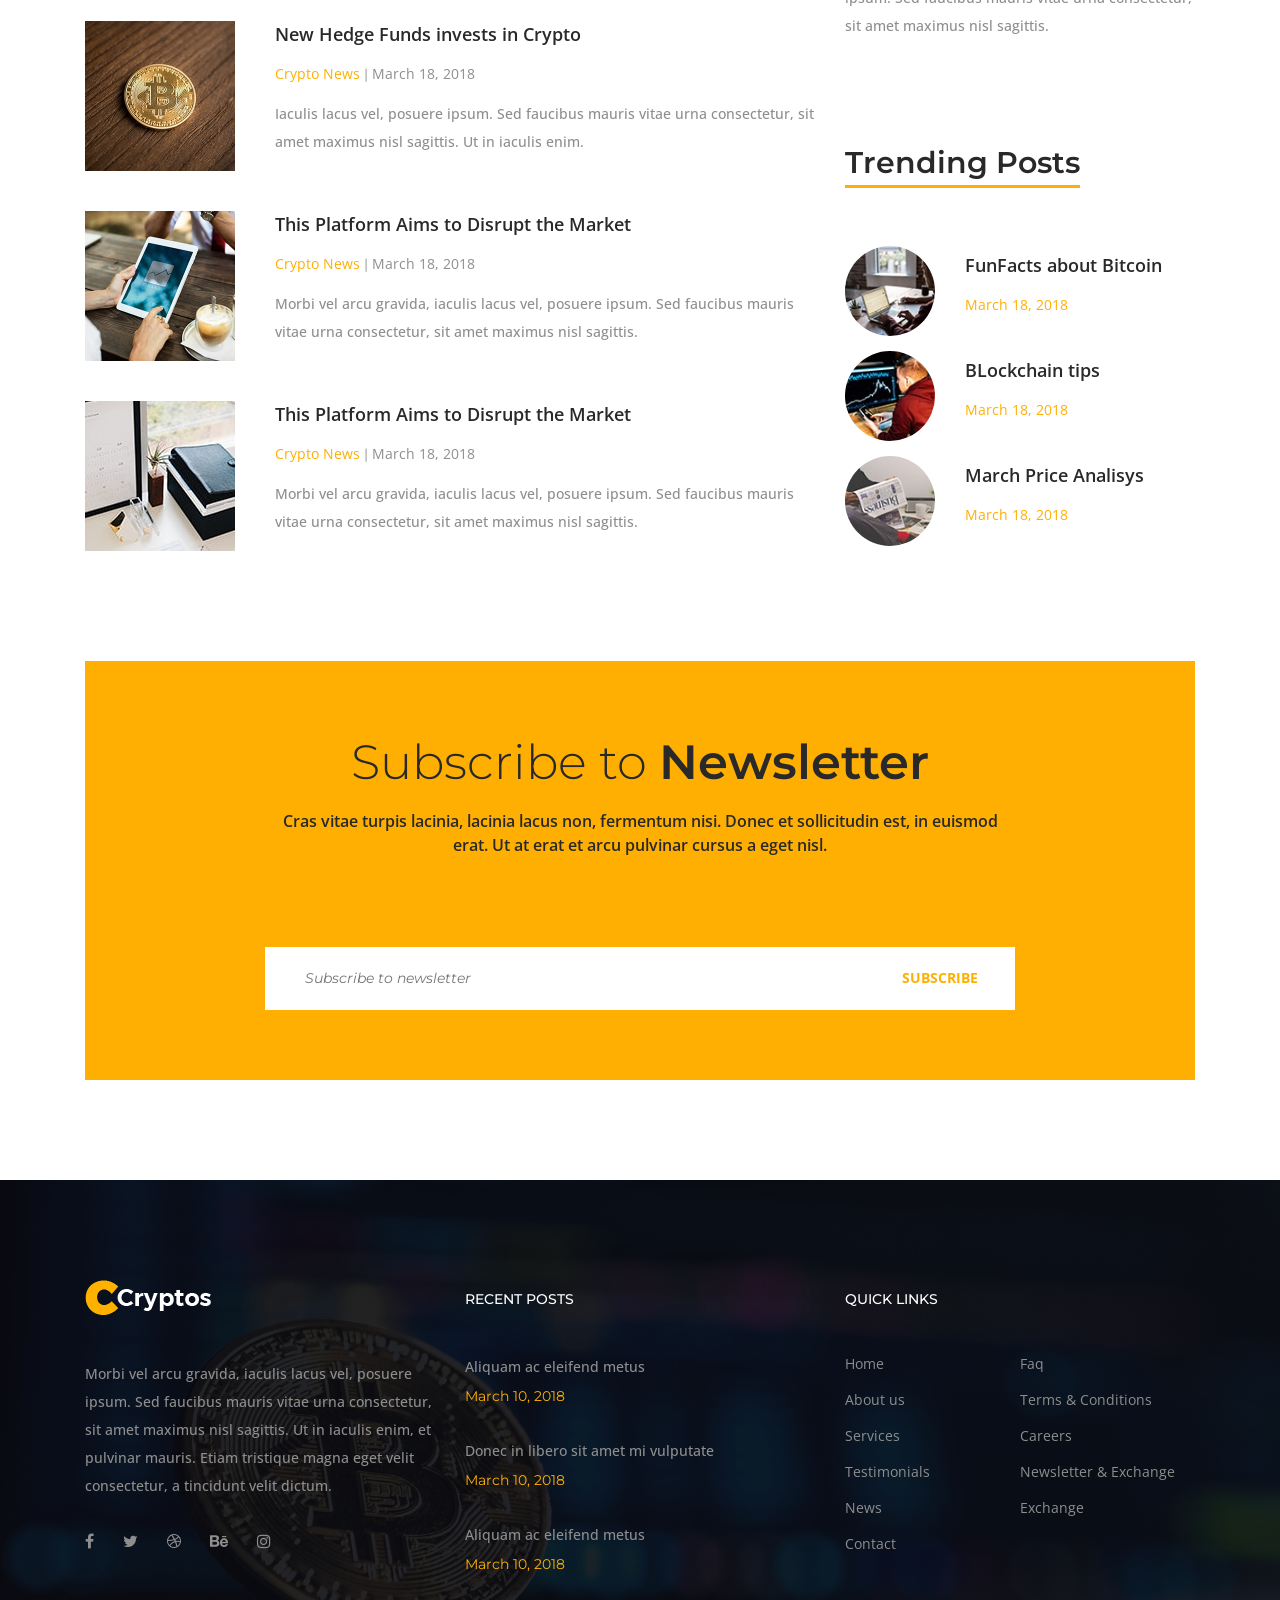
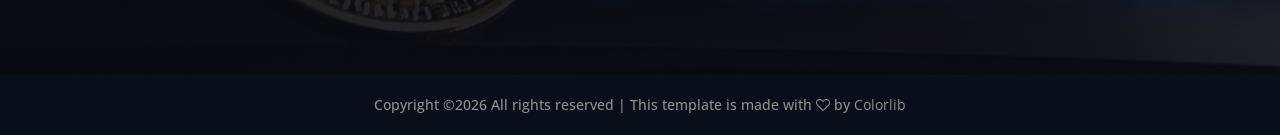
<file: blog.html>
<!DOCTYPE html>
<html lang="en">

<head>
    <meta charset="UTF-8">
    <meta name="description" content="">
    <meta http-equiv="X-UA-Compatible" content="IE=edge">
    <meta name="viewport" content="width=device-width, initial-scale=1, shrink-to-fit=no">
    <!-- The above 4 meta tags *must* come first in the head; any other head content must come *after* these tags -->

    <!-- Title -->
    <title>Cryptos - Cryptocurrency &amp; Mining Template</title>

    <!-- Favicon -->
    <link rel="icon" href="img/core-img/favicon.ico">

    <!-- Core Stylesheet -->
    <link rel="stylesheet" href="style.css">

</head>

<body>
    <!-- ##### Preloader ##### -->
    <div id="preloader">
        <i class="circle-preloader"></i>
    </div>

    <!-- ##### Header Area Start ##### -->
    <header class="header-area">

        <!-- Top Header Area -->
        <div class="top-header">
            <div class="container h-100">
                <div class="row h-100">
                    <div class="col-12 h-100">
                        <div class="top-header-content h-100 d-flex align-items-center justify-content-between">
                            <!-- Top Headline -->
                            <div class="top-headline">
                                <p>Welcome to <span>Cryptos</span></p>
                            </div>
                            <!-- Top Login & Faq & Earn Monery btn -->
                            <div class="login-faq-earn-money">
                                <a href="#">Login | Register</a>
                                <a href="#">FAQ</a>
                                <a href="#" class="active">Earn Money</a>
                            </div>
                        </div>
                    </div>
                </div>
            </div>
        </div>

        <!-- Navbar Area -->
        <div class="cryptos-main-menu">
            <div class="classy-nav-container breakpoint-off">
                <div class="container">
                    <!-- Menu -->
                    <nav class="classy-navbar justify-content-between" id="cryptosNav">

                        <!-- Logo -->
                        <a class="nav-brand" href="index.html"><img src="img/core-img/logo.png" alt=""></a>

                        <!-- Navbar Toggler -->
                        <div class="classy-navbar-toggler">
                            <span class="navbarToggler"><span></span><span></span><span></span></span>
                        </div>

                        <!-- Menu -->
                        <div class="classy-menu">

                            <!-- close btn -->
                            <div class="classycloseIcon">
                                <div class="cross-wrap"><span class="top"></span><span class="bottom"></span></div>
                            </div>

                            <!-- Nav Start -->
                            <div class="classynav">
                                <ul>
                                    <li><a href="index.html">Home</a></li>
                                    <li><a href="#">Pages</a>
                                        <ul class="dropdown">
                                            <li><a href="index.html">Home</a></li>
                                            <li><a href="about-us.html">About Us</a></li>
                                            <li><a href="blog.html">Articles</a></li>
                                            <li><a href="contact.html">Contact</a></li>
                                            <li><a href="elements.html">Elements</a></li>
                                            <li><a href="#">Dropdown</a>
                                                <ul class="dropdown">
                                                    <li><a href="index.html">Home</a></li>
                                                    <li><a href="about-us.html">About Us</a></li>
                                                    <li><a href="blog.html">Articles</a></li>
                                                    <li><a href="contact.html">Contact</a></li>
                                                    <li><a href="elements.html">Elements</a></li>
                                                    <li><a href="#">Dropdown</a>
                                                        <ul class="dropdown">
                                                            <li><a href="index.html">Home</a></li>
                                                            <li><a href="about-us.html">About Us</a></li>
                                                            <li><a href="blog.html">Articles</a></li>
                                                            <li><a href="contact.html">Contact</a></li>
                                                            <li><a href="elements.html">Elements</a></li>
                                                        </ul>
                                                    </li>
                                                </ul>
                                            </li>
                                        </ul>
                                    </li>
                                    <li><a href="#">Mega Menu</a>
                                        <div class="megamenu">
                                            <ul class="single-mega cn-col-4">
                                                <li><a href="#">- Home</a></li>
                                                <li><a href="#">- About us</a></li>
                                                <li><a href="#">- Services</a></li>
                                                <li><a href="#">- Testimonials</a></li>
                                                <li><a href="#">- News</a></li>
                                                <li><a href="#">- About us</a></li>
                                            </ul>
                                            <ul class="single-mega cn-col-4">
                                                <li><a href="#">- Contact</a></li>
                                                <li><a href="#">- Faq</a></li>
                                                <li><a href="#">- Terms &amp; Conditions</a></li>
                                                <li><a href="#">- Careers</a></li>
                                                <li><a href="#">- Newsletter &amp; Exchange</a></li>
                                                <li><a href="#">- Terms &amp; Conditions</a></li>
                                            </ul>
                                            <ul class="single-mega cn-col-4">
                                                <li><a href="#">- About us</a></li>
                                                <li><a href="#">- Testimonials</a></li>
                                                <li><a href="#">- Contact</a></li>
                                                <li><a href="#">- Terms &amp; Conditions</a></li>
                                                <li><a href="#">- Newsletter &amp; Exchange</a></li>
                                                <li><a href="#">- Contact</a></li>
                                            </ul>
                                            <div class="single-mega cn-col-4">
                                                <div class="megamenu-slides owl-carousel">
                                                    <img src="img/bg-img/bg-1.jpg" alt="">
                                                    <img src="img/bg-img/bg-1.jpg" alt="">
                                                </div>
                                            </div>
                                        </div>
                                    </li>
                                    <li><a href="#">Currencies</a></li>
                                    <li><a href="contact.html">Contact</a></li>
                                </ul>

                                <!-- Newsletter Form -->
                                <div class="header-newsletter-form">
                                    <form action="#" method="post">
                                        <input type="email" name="email" id="email" placeholder="Newsletter">
                                        <button type="submit">Subscribe</button>
                                    </form>
                                </div>

                            </div>
                            <!-- Nav End -->
                        </div>
                    </nav>
                </div>
            </div>
        </div>
    </header>
    <!-- ##### Header Area End ##### -->

    <!-- ##### Breadcumb Area Start ##### -->
    <div class="breadcumb-area">
        <div class="container h-100">
            <div class="row h-100 align-items-center">
                <div class="col-12 col-md-6">
                    <div class="breadcumb-text">
                        <h2>Crypto News</h2>
                    </div>
                </div>
            </div>
        </div>
        <!-- Breadcumb Thumb Area -->
        <div class="breadcumb-thumb-area">
            <div class="container">
                <div class="row">
                    <div class="col-12">
                        <div class="breadcumb-thumb">
                            <img src="img/bg-img/breadcumb.png" alt="">
                        </div>
                    </div>
                </div>
            </div>
        </div>
    </div>
    <!-- ##### Breadcumb Area End ##### -->

    <!-- ##### Blog Area Start ##### -->
    <div class="blog-area section-padding-100">
        <div class="container">
            <div class="row">
                <div class="col-12 col-lg-8">
                    <div class="cryptos-blog-posts">
                        <div class="row">

                            <!-- Single Blog Area -->
                            <div class="col-12">
                                <div class="single-blog-area blog-style-2 mb-100">
                                    <!-- Thumbnail -->
                                    <div class="blog-thumbnail">
                                        <img src="img/blog-img/blog1.jpg" alt="">
                                    </div>
                                    <!-- Content -->
                                    <div class="blog-content">
                                        <a href="#" class="post-title">This Platform Aims to Disrupt the Market</a>
                                        <div class="meta-data">
                                            <a href="#">Crypto News</a> |
                                            <a href="#">March 18, 2018</a>
                                        </div>
                                        <p>Morbi vel arcu gravida, iaculis lacus vel, posuere ipsum. Sed faucibus mauris vitae urna consectetur, sit amet maximus nisl sagittis.</p>
                                        <a href="#" class="btn cryptos-btn mt-50">Read More</a>
                                    </div>
                                </div>
                            </div>

                            <div class="col-12">
                                <div class="blog-section-heading">
                                    <h3>Today’s News</h3>
                                </div>
                            </div>

                            <div class="col-12">

                                <!-- Single Blog Area -->
                                <div class="single-blog-area d-flex align-items-start">
                                    <!-- Thumbnail -->
                                    <div class="blog-thumbnail">
                                        <img src="img/blog-img/1.jpg" alt="">
                                    </div>
                                    <!-- Content -->
                                    <div class="blog-content">
                                        <a href="#" class="post-title">This Platform Aims to Disrupt the Market</a>
                                        <div class="meta-data">
                                            <a href="#">Crypto News</a> |
                                            <a href="#">March 18, 2018</a>
                                        </div>
                                        <p>Morbi vel arcu gravida, iaculis lacus vel, posuere ipsum. Sed faucibus mauris vitae urna consectetur, sit amet maximus nisl sagittis.</p>
                                    </div>
                                </div>

                                <!-- Single Blog Area -->
                                <div class="single-blog-area d-flex align-items-start">
                                    <!-- Thumbnail -->
                                    <div class="blog-thumbnail">
                                        <img src="img/blog-img/2.jpg" alt="">
                                    </div>
                                    <!-- Content -->
                                    <div class="blog-content">
                                        <a href="#" class="post-title">New Hedge Funds invests in Crypto</a>
                                        <div class="meta-data">
                                            <a href="#">Crypto News</a> |
                                            <a href="#">March 18, 2018</a>
                                        </div>
                                        <p>Iaculis lacus vel, posuere ipsum. Sed faucibus mauris vitae urna consectetur, sit amet maximus nisl sagittis. Ut in iaculis enim.</p>
                                    </div>
                                </div>

                                <!-- Single Blog Area -->
                                <div class="single-blog-area d-flex align-items-start">
                                    <!-- Thumbnail -->
                                    <div class="blog-thumbnail">
                                        <img src="img/blog-img/3.jpg" alt="">
                                    </div>
                                    <!-- Content -->
                                    <div class="blog-content">
                                        <a href="#" class="post-title">This Platform Aims to Disrupt the Market</a>
                                        <div class="meta-data">
                                            <a href="#">Crypto News</a> |
                                            <a href="#">March 18, 2018</a>
                                        </div>
                                        <p>Morbi vel arcu gravida, iaculis lacus vel, posuere ipsum. Sed faucibus mauris vitae urna consectetur, sit amet maximus nisl sagittis.</p>
                                    </div>
                                </div>

                                <!-- Single Blog Area -->
                                <div class="single-blog-area d-flex align-items-start">
                                    <!-- Thumbnail -->
                                    <div class="blog-thumbnail">
                                        <img src="img/blog-img/4.jpg" alt="">
                                    </div>
                                    <!-- Content -->
                                    <div class="blog-content">
                                        <a href="#" class="post-title">This Platform Aims to Disrupt the Market</a>
                                        <div class="meta-data">
                                            <a href="#">Crypto News</a> |
                                            <a href="#">March 18, 2018</a>
                                        </div>
                                        <p>Morbi vel arcu gravida, iaculis lacus vel, posuere ipsum. Sed faucibus mauris vitae urna consectetur, sit amet maximus nisl sagittis.</p>
                                    </div>
                                </div>
                            </div>

                        </div>
                    </div>
                </div>

                <div class="col-12 col-lg-4">
                    <div class="cryptos-blog-sidebar-area">

                        <!-- Section Heading -->
                        <div class="blog-section-heading mb-50">
                            <h3>Recent News</h3>
                        </div>

                        <div class="single-blog-area blog-style-2 mb-50">
                            <!-- Thumbnail -->
                            <div class="blog-thumbnail">
                                <img src="img/blog-img/blog3.jpg" alt="">
                            </div>
                            <!-- Content -->
                            <div class="blog-content">
                                <a href="#" class="post-title">This Platform Aims to Disrupt the Market</a>
                                <div class="meta-data">
                                    <a href="#">Crypto News</a> |
                                    <a href="#">March 18, 2018</a>
                                </div>
                                <p>Morbi vel arcu gravida, iaculis lacus vel, posuere ipsum. Sed faucibus mauris vitae urna consectetur, sit amet maximus nisl sagittis.</p>
                            </div>
                        </div>

                        <div class="single-blog-area blog-style-2 mb-100">
                            <!-- Thumbnail -->
                            <div class="blog-thumbnail">
                                <img src="img/blog-img/blog4.jpg" alt="">
                            </div>
                            <!-- Content -->
                            <div class="blog-content">
                                <a href="#" class="post-title">This Platform Aims to Disrupt the Market</a>
                                <div class="meta-data">
                                    <a href="#">Crypto News</a> |
                                    <a href="#">March 18, 2018</a>
                                </div>
                                <p>Morbi vel arcu gravida, iaculis lacus vel, posuere ipsum. Sed faucibus mauris vitae urna consectetur, sit amet maximus nisl sagittis.</p>
                            </div>
                        </div>

                        <!-- Section Heading -->
                        <div class="blog-section-heading mb-50">
                            <h3>Trending Posts</h3>
                        </div>

                        <!-- Single Blog Area -->
                        <div class="single-blog-area blog-style-3 d-flex align-items-center mb-15">
                            <!-- Thumbnail -->
                            <div class="blog-thumbnail">
                                <img src="img/blog-img/5.jpg" alt="">
                            </div>
                            <!-- Content -->
                            <div class="blog-content">
                                <a href="#" class="post-title">FunFacts about Bitcoin</a>
                                <div class="meta-data">
                                    <a href="#">March 18, 2018</a>
                                </div>
                            </div>
                        </div>

                        <!-- Single Blog Area -->
                        <div class="single-blog-area blog-style-3 d-flex align-items-center mb-15">
                            <!-- Thumbnail -->
                            <div class="blog-thumbnail">
                                <img src="img/blog-img/6.jpg" alt="">
                            </div>
                            <!-- Content -->
                            <div class="blog-content">
                                <a href="#" class="post-title">BLockchain tips</a>
                                <div class="meta-data">
                                    <a href="#">March 18, 2018</a>
                                </div>
                            </div>
                        </div>

                        <!-- Single Blog Area -->
                        <div class="single-blog-area blog-style-3 d-flex align-items-center mb-15">
                            <!-- Thumbnail -->
                            <div class="blog-thumbnail">
                                <img src="img/blog-img/7.jpg" alt="">
                            </div>
                            <!-- Content -->
                            <div class="blog-content">
                                <a href="#" class="post-title">March Price Analisys</a>
                                <div class="meta-data">
                                    <a href="#">March 18, 2018</a>
                                </div>
                            </div>
                        </div>
                    </div>
                </div>
            </div>
        </div>

        <!-- Newsletter Area -->
        <div class="container">
            <div class="row">
                <div class="col-12">
                    <div class="newsletter-area mt-100">
                        <div class="section-heading text-center mx-auto">
                            <h3>Subscribe to <span>Newsletter</span></h3>
                            <h6>Cras vitae turpis lacinia, lacinia lacus non, fermentum nisi. Donec et sollicitudin est, in euismod erat. Ut at erat et arcu pulvinar cursus a eget nisl.</h6>
                        </div>
                        <form action="#" method="post">
                            <input type="email" name="email" placeholder="Subscribe to newsletter">
                            <button type="submit">Subscribe</button>
                        </form>
                    </div>
                </div>
            </div>
        </div>
    </div>
    <!-- ##### Blog Area End ##### -->

    <!-- ##### Footer Area Start ##### -->
    <footer class="footer-area">
        <!-- Main Footer Area -->
        <div class="main-footer-area section-padding-100-0 bg-img bg-overlay" style="background-image: url(img/bg-img/bg-1.jpg);">
            <div class="container">
                <div class="row">

                    <!-- Footer Widget Area -->
                    <div class="col-12 col-sm-6 col-lg-4">
                        <div class="footer-widget mb-100">
                            <div class="widget-title">
                                <a href="#"><img src="img/core-img/logo2.png" alt=""></a>
                            </div>
                            <p>Morbi vel arcu gravida, iaculis lacus vel, posuere ipsum. Sed faucibus mauris vitae urna consectetur, sit amet maximus nisl sagittis. Ut in iaculis enim, et pulvinar mauris. Etiam tristique magna eget velit consectetur, a tincidunt velit dictum.</p>
                            <div class="footer-social-info">
                                <a href="#"><i class="fa fa-facebook"></i></a>
                                <a href="#"><i class="fa fa-twitter"></i></a>
                                <a href="#"><i class="fa fa-dribbble"></i></a>
                                <a href="#"><i class="fa fa-behance"></i></a>
                                <a href="#"><i class="fa fa-instagram"></i></a>
                            </div>
                        </div>
                    </div>

                    <!-- Footer Widget Area -->
                    <div class="col-12 col-sm-6 col-lg-4">
                        <div class="footer-widget mb-100">
                            <div class="widget-title">
                                <h6>Recent Posts</h6>
                            </div>
                            <!-- Single Blog Post -->
                            <div class="single--blog-post">
                                <a href="#">
                                    <p>Aliquam ac eleifend metus</p>
                                </a>
                                <span>March 10, 2018</span>
                            </div>
                            <!-- Single Blog Post -->
                            <div class="single--blog-post">
                                <a href="#">
                                    <p>Donec in libero sit amet mi vulputate</p>
                                </a>
                                <span>March 10, 2018</span>
                            </div>
                            <!-- Single Blog Post -->
                            <div class="single--blog-post">
                                <a href="#">
                                    <p>Aliquam ac eleifend metus</p>
                                </a>
                                <span>March 10, 2018</span>
                            </div>
                        </div>
                    </div>

                    <!-- Footer Widget Area -->
                    <div class="col-12 col-md-6 col-lg-4">
                        <div class="footer-widget mb-100">
                            <div class="widget-title">
                                <h6>Quick Links</h6>
                            </div>
                            <nav>
                                <ul class="useful-links d-flex justify-content-between flex-wrap">
                                    <li><a href="#">Home</a></li>
                                    <li><a href="#">Faq</a></li>
                                    <li><a href="#">About us</a></li>
                                    <li><a href="#">Terms &amp; Conditions</a></li>
                                    <li><a href="#">Services</a></li>
                                    <li><a href="#">Careers</a></li>
                                    <li><a href="#">Testimonials</a></li>
                                    <li><a href="#">Newsletter &amp; Exchange</a></li>
                                    <li><a href="#">News</a></li>
                                    <li><a href="#">Exchange</a></li>
                                    <li><a href="#">Contact</a></li>
                                </ul>
                            </nav>
                        </div>
                    </div>
                </div>
            </div>
        </div>
        <!-- Bottom Footer Area -->
        <div class="bottom-footer-area">
            <div class="container h-100">
                <div class="row h-100 align-items-center justify-content-center">
                    <div class="col-12">
                        <p><!-- Link back to Colorlib can't be removed. Template is licensed under CC BY 3.0. -->
Copyright &copy;<script>document.write(new Date().getFullYear());</script> All rights reserved | This template is made with <i class="fa fa-heart-o" aria-hidden="true"></i> by <a href="https://colorlib.com" target="_blank">Colorlib</a>
<!-- Link back to Colorlib can't be removed. Template is licensed under CC BY 3.0. -->
</p>
                    </div>
                </div>
            </div>
        </div>
    </footer>
    <!-- ##### Footer Area Start ##### -->

    <!-- ##### All Javascript Script ##### -->
    <!-- jQuery-2.2.4 js -->
    <script src="js/jquery/jquery-2.2.4.min.js"></script>
    <!-- Popper js -->
    <script src="js/bootstrap/popper.min.js"></script>
    <!-- Bootstrap js -->
    <script src="js/bootstrap/bootstrap.min.js"></script>
    <!-- All Plugins js -->
    <script src="js/plugins/plugins.js"></script>
    <!-- Active js -->
    <script src="js/active.js"></script>
</body>

</html>
</file>
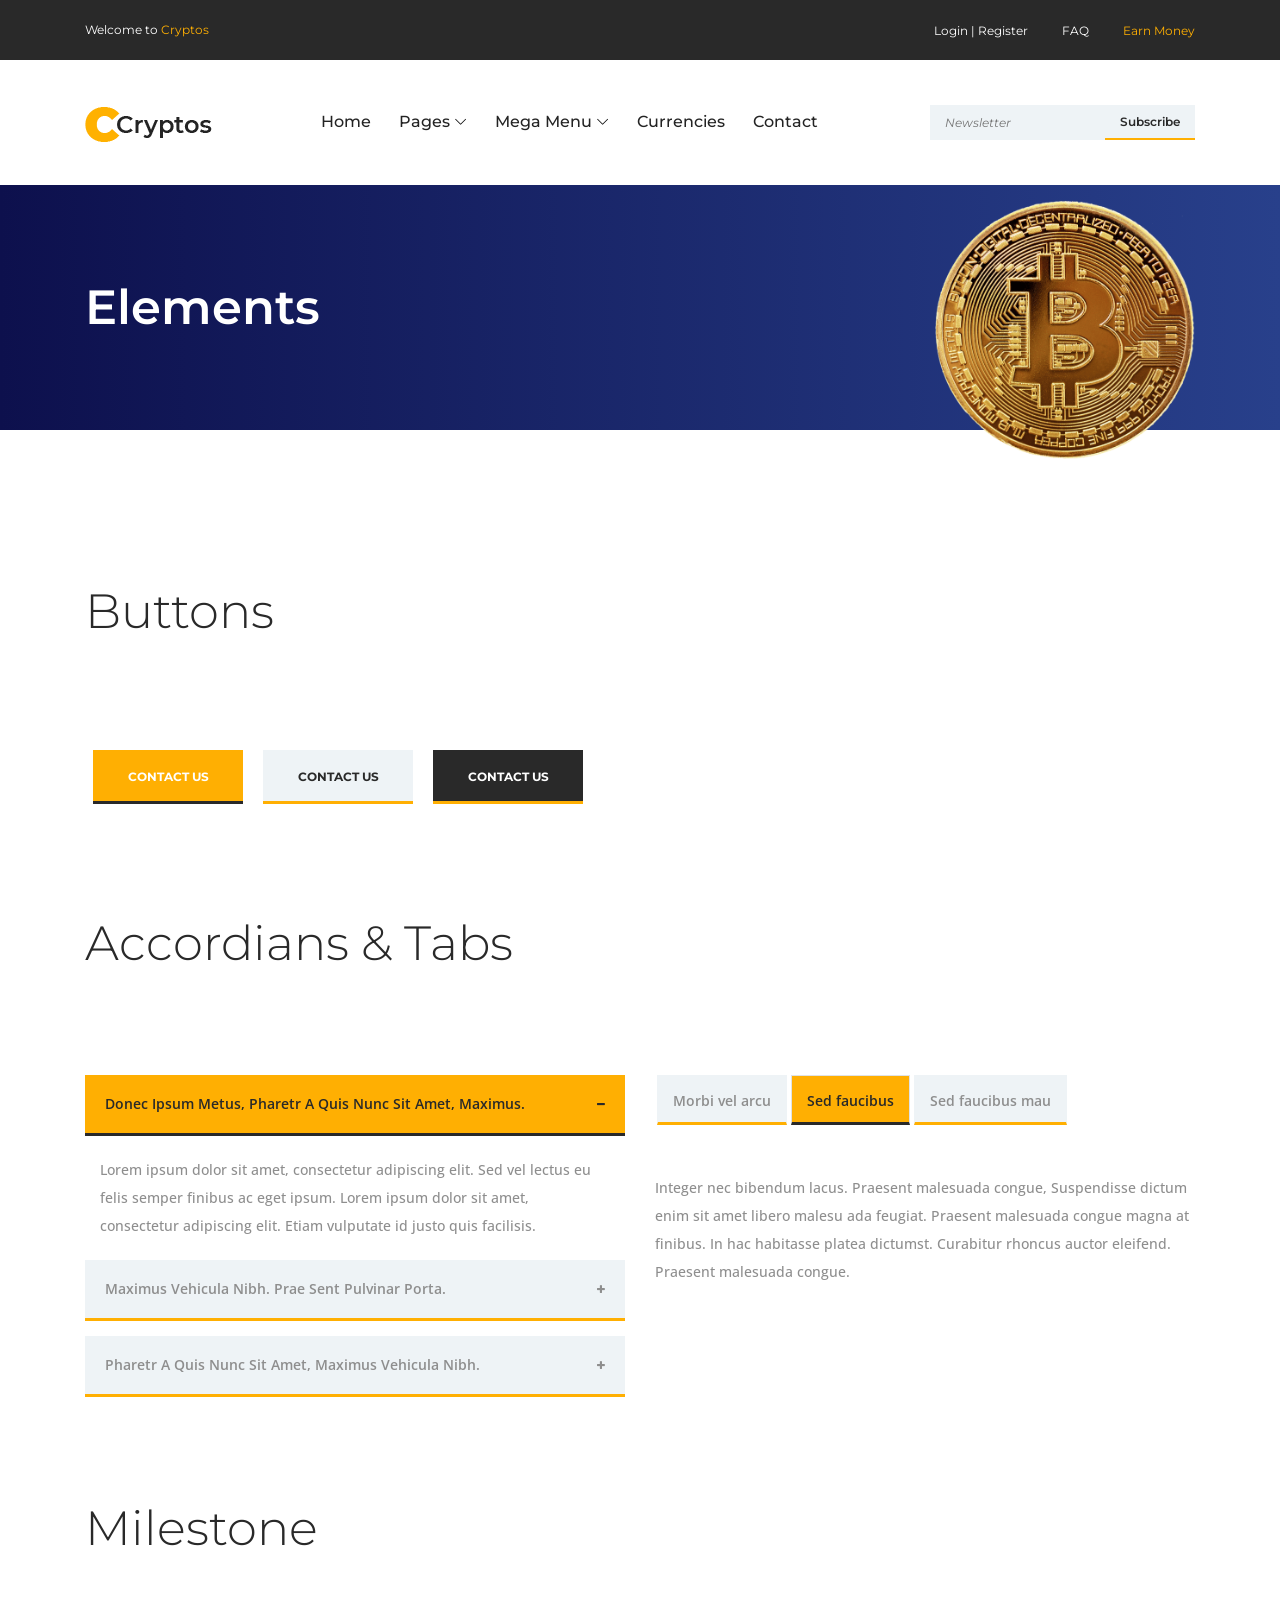
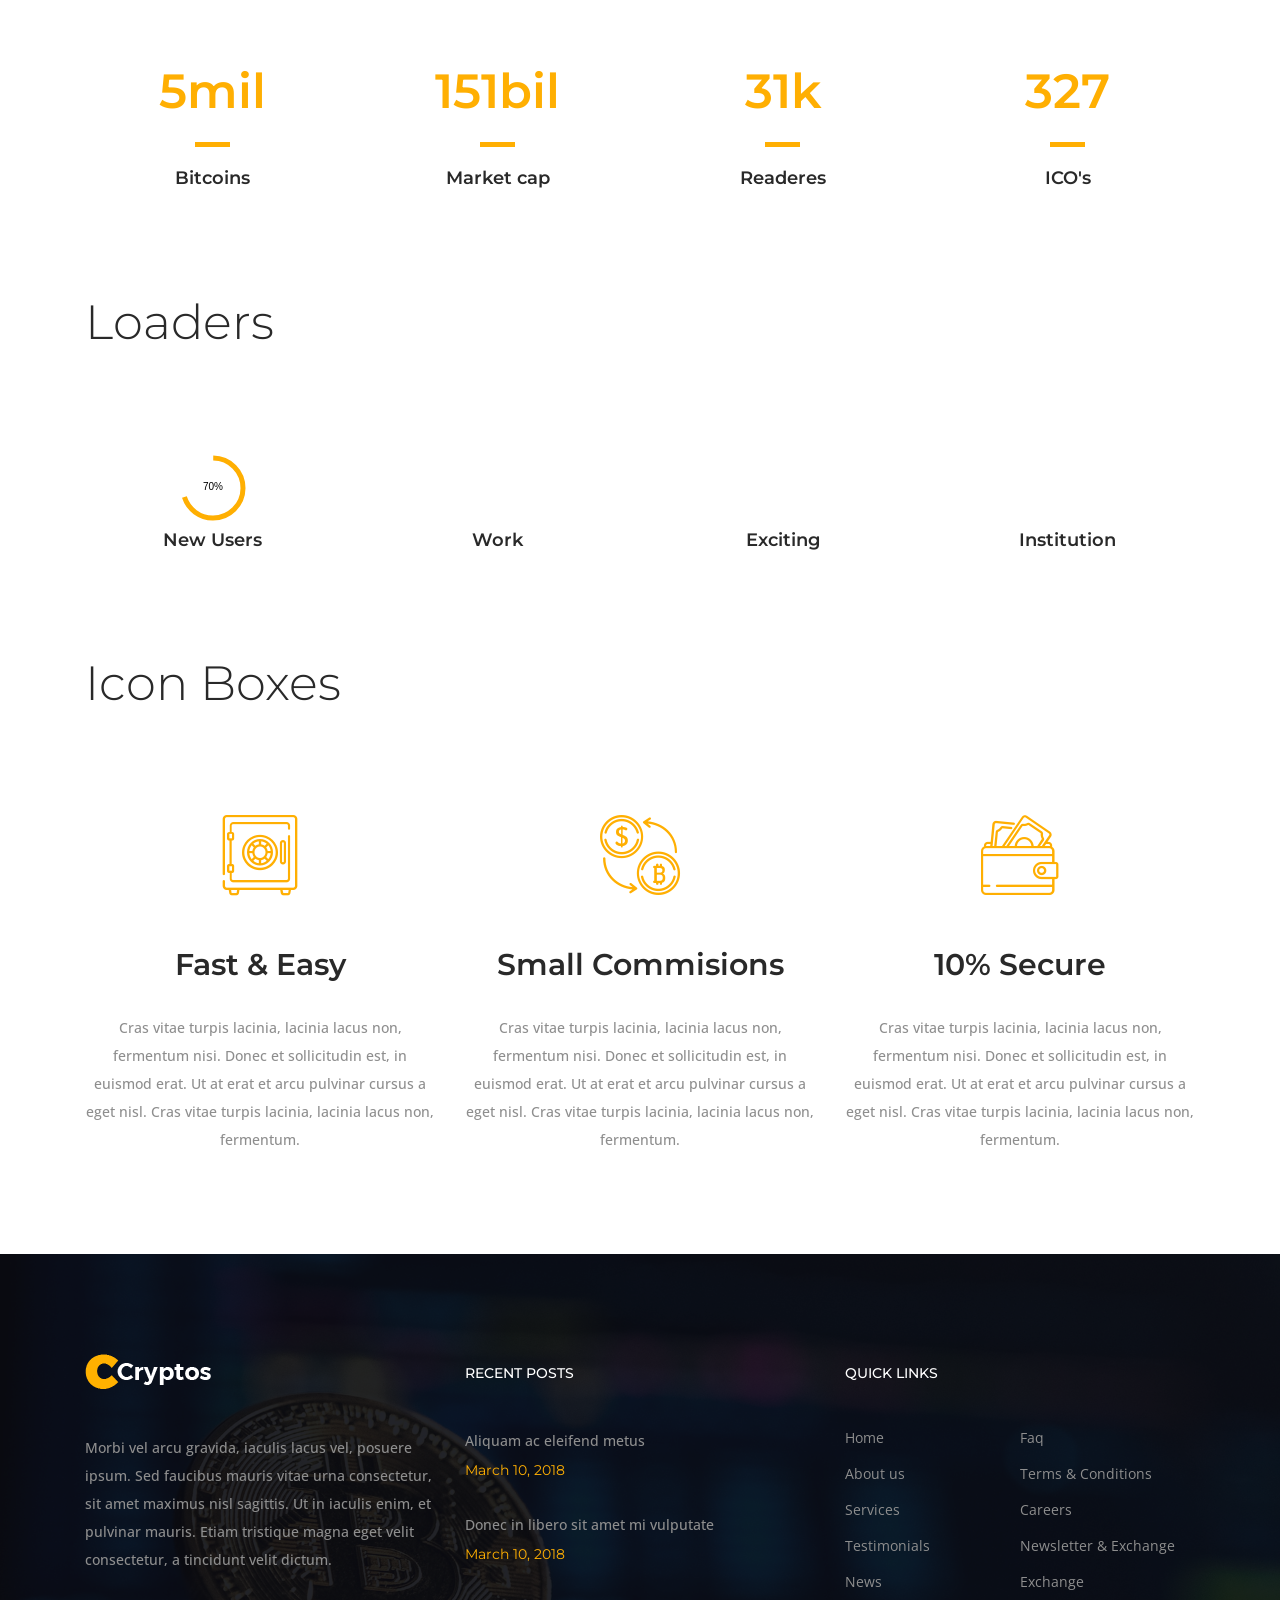
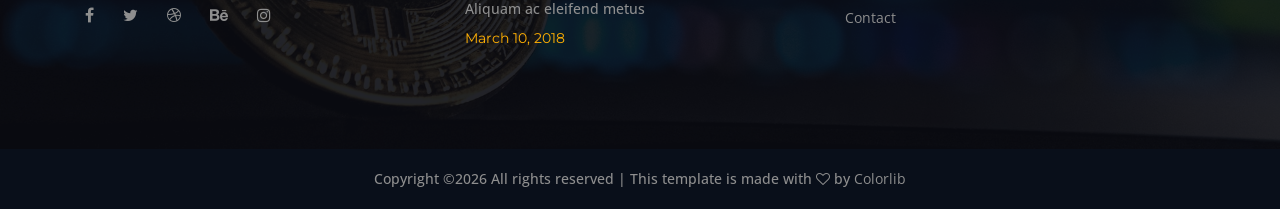
<file: elements.html>
<!DOCTYPE html>
<html lang="en">

<head>
    <meta charset="UTF-8">
    <meta name="description" content="">
    <meta http-equiv="X-UA-Compatible" content="IE=edge">
    <meta name="viewport" content="width=device-width, initial-scale=1, shrink-to-fit=no">
    <!-- The above 4 meta tags *must* come first in the head; any other head content must come *after* these tags -->

    <!-- Title -->
    <title>Cryptos - Cryptocurrency &amp; Mining Template</title>

    <!-- Favicon -->
    <link rel="icon" href="img/core-img/favicon.ico">

    <!-- Core Stylesheet -->
    <link rel="stylesheet" href="style.css">

</head>

<body>
    <!-- ##### Preloader ##### -->
    <div id="preloader">
        <i class="circle-preloader"></i>
    </div>

    <!-- ##### Header Area Start ##### -->
    <header class="header-area">

        <!-- Top Header Area -->
        <div class="top-header">
            <div class="container h-100">
                <div class="row h-100">
                    <div class="col-12 h-100">
                        <div class="top-header-content h-100 d-flex align-items-center justify-content-between">
                            <!-- Top Headline -->
                            <div class="top-headline">
                                <p>Welcome to <span>Cryptos</span></p>
                            </div>
                            <!-- Top Login & Faq & Earn Monery btn -->
                            <div class="login-faq-earn-money">
                                <a href="#">Login | Register</a>
                                <a href="#">FAQ</a>
                                <a href="#" class="active">Earn Money</a>
                            </div>
                        </div>
                    </div>
                </div>
            </div>
        </div>

        <!-- Navbar Area -->
        <div class="cryptos-main-menu">
            <div class="classy-nav-container breakpoint-off">
                <div class="container">
                    <!-- Menu -->
                    <nav class="classy-navbar justify-content-between" id="cryptosNav">

                        <!-- Logo -->
                        <a class="nav-brand" href="index.html"><img src="img/core-img/logo.png" alt=""></a>

                        <!-- Navbar Toggler -->
                        <div class="classy-navbar-toggler">
                            <span class="navbarToggler"><span></span><span></span><span></span></span>
                        </div>

                        <!-- Menu -->
                        <div class="classy-menu">

                            <!-- close btn -->
                            <div class="classycloseIcon">
                                <div class="cross-wrap"><span class="top"></span><span class="bottom"></span></div>
                            </div>

                            <!-- Nav Start -->
                            <div class="classynav">
                                <ul>
                                    <li><a href="index.html">Home</a></li>
                                    <li><a href="#">Pages</a>
                                        <ul class="dropdown">
                                            <li><a href="index.html">Home</a></li>
                                            <li><a href="about-us.html">About Us</a></li>
                                            <li><a href="blog.html">Articles</a></li>
                                            <li><a href="contact.html">Contact</a></li>
                                            <li><a href="elements.html">Elements</a></li>
                                            <li><a href="#">Dropdown</a>
                                                <ul class="dropdown">
                                                    <li><a href="index.html">Home</a></li>
                                                    <li><a href="about-us.html">About Us</a></li>
                                                    <li><a href="blog.html">Articles</a></li>
                                                    <li><a href="contact.html">Contact</a></li>
                                                    <li><a href="elements.html">Elements</a></li>
                                                    <li><a href="#">Dropdown</a>
                                                        <ul class="dropdown">
                                                            <li><a href="index.html">Home</a></li>
                                                            <li><a href="about-us.html">About Us</a></li>
                                                            <li><a href="blog.html">Articles</a></li>
                                                            <li><a href="contact.html">Contact</a></li>
                                                            <li><a href="elements.html">Elements</a></li>
                                                        </ul>
                                                    </li>
                                                </ul>
                                            </li>
                                        </ul>
                                    </li>
                                    <li><a href="#">Mega Menu</a>
                                        <div class="megamenu">
                                            <ul class="single-mega cn-col-4">
                                                <li><a href="#">- Home</a></li>
                                                <li><a href="#">- About us</a></li>
                                                <li><a href="#">- Services</a></li>
                                                <li><a href="#">- Testimonials</a></li>
                                                <li><a href="#">- News</a></li>
                                                <li><a href="#">- About us</a></li>
                                            </ul>
                                            <ul class="single-mega cn-col-4">
                                                <li><a href="#">- Contact</a></li>
                                                <li><a href="#">- Faq</a></li>
                                                <li><a href="#">- Terms &amp; Conditions</a></li>
                                                <li><a href="#">- Careers</a></li>
                                                <li><a href="#">- Newsletter &amp; Exchange</a></li>
                                                <li><a href="#">- Terms &amp; Conditions</a></li>
                                            </ul>
                                            <ul class="single-mega cn-col-4">
                                                <li><a href="#">- About us</a></li>
                                                <li><a href="#">- Testimonials</a></li>
                                                <li><a href="#">- Contact</a></li>
                                                <li><a href="#">- Terms &amp; Conditions</a></li>
                                                <li><a href="#">- Newsletter &amp; Exchange</a></li>
                                                <li><a href="#">- Contact</a></li>
                                            </ul>
                                            <div class="single-mega cn-col-4">
                                                <div class="megamenu-slides owl-carousel">
                                                    <img src="img/bg-img/bg-1.jpg" alt="">
                                                    <img src="img/bg-img/bg-1.jpg" alt="">
                                                </div>
                                            </div>
                                        </div>
                                    </li>
                                    <li><a href="#">Currencies</a></li>
                                    <li><a href="contact.html">Contact</a></li>
                                </ul>

                                <!-- Newsletter Form -->
                                <div class="header-newsletter-form">
                                    <form action="#" method="post">
                                        <input type="email" name="email" id="email" placeholder="Newsletter">
                                        <button type="submit">Subscribe</button>
                                    </form>
                                </div>

                            </div>
                            <!-- Nav End -->
                        </div>
                    </nav>
                </div>
            </div>
        </div>
    </header>
    <!-- ##### Header Area End ##### -->

    <!-- ##### Breadcumb Area Start ##### -->
    <div class="breadcumb-area">
        <div class="container h-100">
            <div class="row h-100 align-items-center">
                <div class="col-12 col-md-6">
                    <div class="breadcumb-text">
                        <h2>Elements</h2>
                    </div>
                </div>
            </div>
        </div>
        <!-- Breadcumb Thumb Area -->
        <div class="breadcumb-thumb-area">
            <div class="container">
                <div class="row">
                    <div class="col-12">
                        <div class="breadcumb-thumb">
                            <img src="img/bg-img/breadcumb.png" alt="">
                        </div>
                    </div>
                </div>
            </div>
        </div>
    </div>
    <!-- ##### Breadcumb Area End ##### -->

    <!-- ##### Elements Area Start ##### -->
    <section class="elements-area mt-50 section-padding-100-0">
        <div class="container">
            <div class="row">

                <!-- ********** Buttons ********** -->
                <div class="col-12">
                    <div class="elements-title mb-100">
                        <h2>Buttons</h2>
                    </div>
                    <!-- Buttons -->
                    <div class="cryptos-buttons-area mb-100">
                        <a href="#" class="btn cryptos-btn btn-2 m-2">Contact Us</a>
                        <a href="#" class="btn cryptos-btn m-2">Contact Us</a>
                        <a href="#" class="btn cryptos-btn btn-3 m-2">Contact Us</a>
                    </div>
                </div>

                <!-- ********** Progress Bars & Accordions ********** -->
                <div class="col-12">
                    <div class="elements-title mb-100">
                        <h2>Accordians &amp; Tabs</h2>
                    </div>
                </div>

                <!-- ##### Accordians ##### -->
                <div class="col-12 col-lg-6">
                    <div class="accordions mb-100" id="accordion" role="tablist" aria-multiselectable="true">

                        <!-- Single Accordian Area -->
                        <div class="panel single-accordion">
                            <h6><a role="button" class="" aria-expanded="true" aria-controls="collapseOne" data-toggle="collapse" data-parent="#accordion" href="#collapseOne">Donec ipsum metus, pharetr a quis nunc sit amet, maximus.
                                    <span class="accor-open"><i class="fa fa-plus" aria-hidden="true"></i></span>
                                    <span class="accor-close"><i class="fa fa-minus" aria-hidden="true"></i></span>
                                    </a></h6>
                            <div id="collapseOne" class="accordion-content collapse show">
                                <p>Lorem ipsum dolor sit amet, consectetur adipiscing elit. Sed vel lectus eu felis semper finibus ac eget ipsum. Lorem ipsum dolor sit amet, consectetur adipiscing elit. Etiam vulputate id justo quis facilisis.</p>
                            </div>
                        </div>

                        <!-- Single Accordian Area -->
                        <div class="panel single-accordion">
                            <h6>
                                <a role="button" class="collapsed" aria-expanded="true" aria-controls="collapseTwo" data-parent="#accordion" data-toggle="collapse" href="#collapseTwo">Maximus vehicula nibh. Prae sent pulvinar porta.
                                        <span class="accor-open"><i class="fa fa-plus" aria-hidden="true"></i></span>
                                        <span class="accor-close"><i class="fa fa-minus" aria-hidden="true"></i></span>
                                        </a>
                            </h6>
                            <div id="collapseTwo" class="accordion-content collapse">
                                <p>Lorem ipsum dolor sit amet, consectetur adipiscing elit. Sed vel lectus eu felis semper finibus ac eget ipsum. Lorem ipsum dolor sit amet, consectetur adipiscing elit. Etiam vulputate id justo quis facilisis.</p>
                            </div>
                        </div>

                        <!-- Single Accordian Area -->
                        <div class="panel single-accordion">
                            <h6>
                                <a role="button" aria-expanded="true" aria-controls="collapseThree" class="collapsed" data-parent="#accordion" data-toggle="collapse" href="#collapseThree">Pharetr a quis nunc sit amet, maximus vehicula nibh.
                                        <span class="accor-open"><i class="fa fa-plus" aria-hidden="true"></i></span>
                                        <span class="accor-close"><i class="fa fa-minus" aria-hidden="true"></i></span>
                                    </a>
                            </h6>
                            <div id="collapseThree" class="accordion-content collapse">
                                <p>Lorem ipsum dolor sit amet, consectetur adipiscing elit. Sed vel lectus eu felis semper finibus ac eget ipsum. Lorem ipsum dolor sit amet, consectetur adipiscing elit. Etiam vulputate id justo quis facilisis.</p>
                            </div>
                        </div>
                    </div>
                </div>

                <!-- ##### Tabs ##### -->
                <div class="col-12 col-lg-6">
                    <div class="cryptos-tabs-content">
                        <ul class="nav nav-tabs" id="myTab" role="tablist">
                            <li class="nav-item">
                                <a class="nav-link" id="tab--1" data-toggle="tab" href="#tab1" role="tab" aria-controls="tab1" aria-selected="false">Morbi vel arcu</a>
                            </li>
                            <li class="nav-item">
                                <a class="nav-link active" id="tab--2" data-toggle="tab" href="#tab2" role="tab" aria-controls="tab2" aria-selected="false">Sed faucibus</a>
                            </li>
                            <li class="nav-item">
                                <a class="nav-link" id="tab--3" data-toggle="tab" href="#tab3" role="tab" aria-controls="tab3" aria-selected="true">Sed faucibus mau</a>
                            </li>
                        </ul>

                        <div class="tab-content mb-100" id="myTabContent">
                            <div class="tab-pane fade" id="tab1" role="tabpanel" aria-labelledby="tab--1">
                                <div class="cryptos-tab-content">
                                    <!-- Tab Text -->
                                    <div class="cryptos-tab-text">
                                        <p>Integer nec bibendum lacus. Praesent malesuada congue, Suspendisse dictum enim sit amet libero malesu ada feugiat. Praesent malesuada congue magna at finibus. In hac habitasse platea dictumst. Curabitur rhoncus auctor eleifend. Praesent malesuada congue.</p>
                                    </div>
                                </div>
                            </div>
                            <div class="tab-pane fade show active" id="tab2" role="tabpanel" aria-labelledby="tab--2">
                                <div class="cryptos-tab-content">
                                    <!-- Tab Text -->
                                    <div class="cryptos-tab-text">
                                        <p>Integer nec bibendum lacus. Praesent malesuada congue, Suspendisse dictum enim sit amet libero malesu ada feugiat. Praesent malesuada congue magna at finibus. In hac habitasse platea dictumst. Curabitur rhoncus auctor eleifend. Praesent malesuada congue.</p>
                                    </div>
                                </div>
                            </div>
                            <div class="tab-pane fade" id="tab3" role="tabpanel" aria-labelledby="tab--3">
                                <div class="cryptos-tab-content">
                                    <!-- Tab Text -->
                                    <div class="cryptos-tab-text">
                                        <p>Integer nec bibendum lacus. Praesent malesuada congue, Suspendisse dictum enim sit amet libero malesu ada feugiat. Praesent malesuada congue magna at finibus. In hac habitasse platea dictumst. Curabitur rhoncus auctor eleifend. Praesent malesuada congue.</p>
                                    </div>
                                </div>
                            </div>
                        </div>
                    </div>
                </div>

                <!-- ********** Milestones ********** -->
                <div class="col-12">
                    <div class="elements-title mb-100">
                        <h2>Milestone</h2>
                    </div>
                </div>

                <div class="col-12">
                    <div class="cryptos-cool-facts-area">
                        <div class="row">

                            <!-- Single Cool Fact -->
                            <div class="col-12 col-sm-6 col-md-3">
                                <div class="single-cool-fact text-center mb-100">
                                    <h3><span class="counter">21</span>mil</h3>
                                    <div class="line"></div>
                                    <h6>Bitcoins</h6>
                                </div>
                            </div>

                            <!-- Single Cool Fact -->
                            <div class="col-12 col-sm-6 col-md-3">
                                <div class="single-cool-fact text-center mb-100">
                                    <h3><span class="counter">560</span>bil</h3>
                                    <div class="line"></div>
                                    <h6>Market cap</h6>
                                </div>
                            </div>

                            <!-- Single Cool Fact -->
                            <div class="col-12 col-sm-6 col-md-3">
                                <div class="single-cool-fact text-center mb-100">
                                    <h3><span class="counter">120</span>k</h3>
                                    <div class="line"></div>
                                    <h6>Readeres</h6>
                                </div>
                            </div>

                            <!-- Single Cool Fact -->
                            <div class="col-12 col-sm-6 col-md-3">
                                <div class="single-cool-fact text-center mb-100">
                                    <h3><span class="counter">1234</span></h3>
                                    <div class="line"></div>
                                    <h6>ICO's</h6>
                                </div>
                            </div>
                        </div>
                    </div>
                </div>

                <!-- ********** Loaders ********** -->
                <div class="col-12">
                    <div class="elements-title mb-100">
                        <h2>Loaders</h2>
                    </div>
                </div>

                <div class="col-12">
                    <!-- Loaders Area Start -->
                    <div class="our-skills-area text-center">
                        <div class="row">
                            <div class="col-12 col-sm-6 col-md-3">
                                <div class="single-pie-bar mb-100" data-percent="75">
                                    <canvas class="bar-circle" width="70" height="70"></canvas>
                                    <h6>New Users</h6>
                                </div>
                            </div>
                            <div class="col-12 col-sm-6 col-md-3">
                                <div class="single-pie-bar mb-100" data-percent="95">
                                    <canvas class="bar-circle" width="70" height="70"></canvas>
                                    <h6>Work</h6>
                                </div>
                            </div>
                            <div class="col-12 col-sm-6 col-md-3">
                                <div class="single-pie-bar mb-100" data-percent="100">
                                    <canvas class="bar-circle" width="70" height="70"></canvas>
                                    <h6>Exciting</h6>
                                </div>
                            </div>
                            <div class="col-12 col-sm-6 col-md-3">
                                <div class="single-pie-bar mb-100" data-percent="55">
                                    <canvas class="bar-circle" width="70" height="70"></canvas>
                                    <h6>Institution</h6>
                                </div>
                            </div>
                        </div>
                    </div>
                </div>

                <!-- ********** Icon Boxes ********** -->
                <div class="col-12">
                    <div class="elements-title mb-100">
                        <h2>Icon Boxes</h2>
                    </div>
                </div>

                <div class="col-12">
                    <div class="row">

                        <!-- Single Course Area -->
                        <div class="col-12 col-sm-6 col-lg-4">
                            <div class="single-feature-area style-2 mb-100 text-center">
                                <i class="icon-safebox"></i>
                                <h3>Fast &amp; Easy</h3>
                                <p>Cras vitae turpis lacinia, lacinia lacus non, fermentum nisi. Donec et sollicitudin est, in euismod erat. Ut at erat et arcu pulvinar cursus a eget nisl. Cras vitae turpis lacinia, lacinia lacus non, fermentum.</p>
                            </div>
                        </div>

                        <!-- Single Course Area -->
                        <div class="col-12 col-sm-6 col-lg-4">
                            <div class="single-feature-area style-2 mb-100 text-center">
                                <i class="icon-exchange"></i>
                                <h3>Small Commisions</h3>
                                <p>Cras vitae turpis lacinia, lacinia lacus non, fermentum nisi. Donec et sollicitudin est, in euismod erat. Ut at erat et arcu pulvinar cursus a eget nisl. Cras vitae turpis lacinia, lacinia lacus non, fermentum.</p>
                            </div>
                        </div>

                        <!-- Single Course Area -->
                        <div class="col-12 col-sm-6 col-lg-4">
                            <div class="single-feature-area style-2 mb-100 text-center">
                                <i class="icon-wallet"></i>
                                <h3>10% Secure</h3>
                                <p>Cras vitae turpis lacinia, lacinia lacus non, fermentum nisi. Donec et sollicitudin est, in euismod erat. Ut at erat et arcu pulvinar cursus a eget nisl. Cras vitae turpis lacinia, lacinia lacus non, fermentum.</p>
                            </div>
                        </div>

                    </div>
                </div>
            </div>
        </div>
    </section>
    <!-- ***** Elements Area End ***** -->

    <!-- ##### Footer Area Start ##### -->
    <footer class="footer-area">
        <!-- Main Footer Area -->
        <div class="main-footer-area section-padding-100-0 bg-img bg-overlay" style="background-image: url(img/bg-img/bg-1.jpg);">
            <div class="container">
                <div class="row">

                    <!-- Footer Widget Area -->
                    <div class="col-12 col-sm-6 col-lg-4">
                        <div class="footer-widget mb-100">
                            <div class="widget-title">
                                <a href="#"><img src="img/core-img/logo2.png" alt=""></a>
                            </div>
                            <p>Morbi vel arcu gravida, iaculis lacus vel, posuere ipsum. Sed faucibus mauris vitae urna consectetur, sit amet maximus nisl sagittis. Ut in iaculis enim, et pulvinar mauris. Etiam tristique magna eget velit consectetur, a tincidunt velit dictum.</p>
                            <div class="footer-social-info">
                                <a href="#"><i class="fa fa-facebook"></i></a>
                                <a href="#"><i class="fa fa-twitter"></i></a>
                                <a href="#"><i class="fa fa-dribbble"></i></a>
                                <a href="#"><i class="fa fa-behance"></i></a>
                                <a href="#"><i class="fa fa-instagram"></i></a>
                            </div>
                        </div>
                    </div>

                    <!-- Footer Widget Area -->
                    <div class="col-12 col-sm-6 col-lg-4">
                        <div class="footer-widget mb-100">
                            <div class="widget-title">
                                <h6>Recent Posts</h6>
                            </div>
                            <!-- Single Blog Post -->
                            <div class="single--blog-post">
                                <a href="#">
                                    <p>Aliquam ac eleifend metus</p>
                                </a>
                                <span>March 10, 2018</span>
                            </div>
                            <!-- Single Blog Post -->
                            <div class="single--blog-post">
                                <a href="#">
                                    <p>Donec in libero sit amet mi vulputate</p>
                                </a>
                                <span>March 10, 2018</span>
                            </div>
                            <!-- Single Blog Post -->
                            <div class="single--blog-post">
                                <a href="#">
                                    <p>Aliquam ac eleifend metus</p>
                                </a>
                                <span>March 10, 2018</span>
                            </div>
                        </div>
                    </div>

                    <!-- Footer Widget Area -->
                    <div class="col-12 col-md-6 col-lg-4">
                        <div class="footer-widget mb-100">
                            <div class="widget-title">
                                <h6>Quick Links</h6>
                            </div>
                            <nav>
                                <ul class="useful-links d-flex justify-content-between flex-wrap">
                                    <li><a href="#">Home</a></li>
                                    <li><a href="#">Faq</a></li>
                                    <li><a href="#">About us</a></li>
                                    <li><a href="#">Terms &amp; Conditions</a></li>
                                    <li><a href="#">Services</a></li>
                                    <li><a href="#">Careers</a></li>
                                    <li><a href="#">Testimonials</a></li>
                                    <li><a href="#">Newsletter &amp; Exchange</a></li>
                                    <li><a href="#">News</a></li>
                                    <li><a href="#">Exchange</a></li>
                                    <li><a href="#">Contact</a></li>
                                </ul>
                            </nav>
                        </div>
                    </div>
                </div>
            </div>
        </div>
        <!-- Bottom Footer Area -->
        <div class="bottom-footer-area">
            <div class="container h-100">
                <div class="row h-100 align-items-center justify-content-center">
                    <div class="col-12">
                        <p><!-- Link back to Colorlib can't be removed. Template is licensed under CC BY 3.0. -->
Copyright &copy;<script>document.write(new Date().getFullYear());</script> All rights reserved | This template is made with <i class="fa fa-heart-o" aria-hidden="true"></i> by <a href="https://colorlib.com" target="_blank">Colorlib</a>
<!-- Link back to Colorlib can't be removed. Template is licensed under CC BY 3.0. -->
</p>
                    </div>
                </div>
            </div>
        </div>
    </footer>
    <!-- ##### Footer Area Start ##### -->

    <!-- ##### All Javascript Script ##### -->
    <!-- jQuery-2.2.4 js -->
    <script src="js/jquery/jquery-2.2.4.min.js"></script>
    <!-- Popper js -->
    <script src="js/bootstrap/popper.min.js"></script>
    <!-- Bootstrap js -->
    <script src="js/bootstrap/bootstrap.min.js"></script>
    <!-- All Plugins js -->
    <script src="js/plugins/plugins.js"></script>
    <!-- Active js -->
    <script src="js/active.js"></script>
</body>

</html>
</file>
<file: style.css>
/* [Master Stylesheet v1.0] */
/* :: :: 1.0 Import Fonts */
@import url("https://fonts.googleapis.com/css?family=Montserrat:300,400,500,600,700,900|Open+Sans:400,600,700");
/* :: 2.0 Import All CSS */
@import url(css/bootstrap.min.css);
@import url(css/owl.carousel.min.css);
@import url(css/animate.css);
@import url(css/magnific-popup.css);
@import url(css/font-awesome.min.css);
@import url(css/custom-icon.css);
@import url(css/classy-nav.min.css);
/* :: 3.0 Base CSS */
* {
  margin: 0;
  padding: 0; }

body {
  font-family: "Montserrat", sans-serif;
  font-size: 14px; }

h1,
h2,
h3,
h4,
h5,
h6 {
  color: #292929;
  line-height: 1.3;
  font-weight: 600; }

p {
  font-family: "Open Sans", sans-serif;
  color: #8e8e8e;
  font-size: 14px;
  line-height: 2;
  font-weight: 500; }

a,
a:hover,
a:focus {
  -webkit-transition-duration: 500ms;
  transition-duration: 500ms;
  text-decoration: none;
  outline: 0 solid transparent;
  color: #292929;
  font-weight: 400;
  font-size: 16px; }

ul,
ol {
  margin: 0; }
  ul li,
  ol li {
    list-style: none; }

img {
  height: auto;
  max-width: 100%; }

/* Spacing */
.mt-15 {
  margin-top: 15px !important; }

.mt-30 {
  margin-top: 30px !important; }

.mt-50 {
  margin-top: 50px !important; }

.mt-70 {
  margin-top: 70px !important; }

.mt-100 {
  margin-top: 100px !important; }

.mb-15 {
  margin-bottom: 15px !important; }

.mb-30 {
  margin-bottom: 30px !important; }

.mb-50 {
  margin-bottom: 50px !important; }

.mb-70 {
  margin-bottom: 70px !important; }

.mb-100 {
  margin-bottom: 100px !important; }

.ml-15 {
  margin-left: 15px !important; }

.ml-30 {
  margin-left: 30px !important; }

.ml-50 {
  margin-left: 50px !important; }

.mr-15 {
  margin-right: 15px !important; }

.mr-30 {
  margin-right: 30px !important; }

.mr-50 {
  margin-right: 50px !important; }

/* Height */
.height-400 {
  height: 400px !important; }

.height-500 {
  height: 500px !important; }

.height-600 {
  height: 600px !important; }

.height-700 {
  height: 700px !important; }

.height-800 {
  height: 800px !important; }

/* Section Padding */
.section-padding-100 {
  padding-top: 100px;
  padding-bottom: 100px; }

.section-padding-100-0 {
  padding-top: 100px;
  padding-bottom: 0; }

.section-padding-0-100 {
  padding-top: 0;
  padding-bottom: 100px; }

.section-padding-100-70 {
  padding-top: 100px;
  padding-bottom: 70px; }

/* Section Heading */
.section-heading {
  position: relative;
  z-index: 1;
  max-width: 730px;
  margin-bottom: 90px; }
  .section-heading h3 {
    font-size: 48px;
    margin-bottom: 15px;
    font-weight: 300; }
    @media only screen and (min-width: 992px) and (max-width: 1199px) {
      .section-heading h3 {
        font-size: 42px; } }
    @media only screen and (min-width: 768px) and (max-width: 991px) {
      .section-heading h3 {
        font-size: 32px; } }
    @media only screen and (max-width: 767px) {
      .section-heading h3 {
        font-size: 30px; } }
    .section-heading h3 span {
      font-weight: 600; }
  .section-heading h5 {
    margin-bottom: 40px;
    font-size: 18px;
    font-family: "Open Sans", sans-serif;
    font-weight: 500;
    line-height: 2; }
  .section-heading p {
    margin-bottom: 0; }
  .section-heading.text-left {
    text-align: left !important; }
  .section-heading.white h3,
  .section-heading.white h5,
  .section-heading.white p {
    color: #ffffff; }

/* Preloader */
#preloader {
  background: #0d104d;
  background: -webkit-linear-gradient(to right, #0d104d, #28408b);
  background: linear-gradient(to right, #0d104d, #28408b);
  width: 100%;
  height: 100%;
  position: fixed;
  top: 0;
  left: 0;
  right: 0;
  z-index: 5000; }
  #preloader .circle-preloader {
    display: block;
    width: 60px;
    height: 60px;
    border: 2px solid rgba(255, 255, 255, 0.5);
    border-bottom-color: #ffffff;
    border-radius: 50%;
    position: absolute;
    top: 0;
    left: 0;
    right: 0;
    bottom: 0;
    margin: auto;
    animation: spin 2s infinite linear; }
@-webkit-keyframes spin {
  100% {
    -webkit-transform: rotate(360deg);
    transform: rotate(360deg); } }
@keyframes spin {
  100% {
    -webkit-transform: rotate(360deg);
    transform: rotate(360deg); } }
/* Miscellaneous */
.bg-img {
  background-position: center center;
  background-size: cover;
  background-repeat: no-repeat; }

.bg-white {
  background-color: #ffffff !important; }

.bg-dark {
  background-color: #000000 !important; }

.bg-transparent {
  background-color: transparent !important; }

.font-bold {
  font-weight: 700; }

.font-light {
  font-weight: 300; }

.bg-overlay {
  position: relative;
  z-index: 2;
  background-position: center center;
  background-size: cover; }
  .bg-overlay::after {
    background-color: rgba(10, 12, 18, 0.9);
    position: absolute;
    z-index: -1;
    top: 0;
    left: 0;
    width: 100%;
    height: 100%;
    content: ""; }

.mfp-image-holder .mfp-close,
.mfp-iframe-holder .mfp-close {
  color: #ffffff;
  right: 0;
  padding-right: 0;
  width: 30px;
  height: 30px;
  background-color: #ffaf02;
  line-height: 30px;
  text-align: center;
  position: absolute;
  top: 0;
  right: -30px; }
  @media only screen and (min-width: 768px) and (max-width: 991px) {
    .mfp-image-holder .mfp-close,
    .mfp-iframe-holder .mfp-close {
      right: 0; } }
  @media only screen and (max-width: 767px) {
    .mfp-image-holder .mfp-close,
    .mfp-iframe-holder .mfp-close {
      right: 0; } }

input:focus,
textarea:focus {
  outline: none;
  box-shadow: none;
  border-color: transparent; }

/* ScrollUp */
#scrollUp {
  background-color: #ffaf02;
  border-radius: 0;
  bottom: 60px;
  box-shadow: 0 2px 6px 0 rgba(0, 0, 0, 0.3);
  color: #ffffff;
  font-size: 24px;
  height: 40px;
  line-height: 38px;
  right: 60px;
  text-align: center;
  width: 40px;
  -webkit-transition-duration: 500ms;
  transition-duration: 500ms; }
  #scrollUp:hover {
    background-color: #141414; }
  @media only screen and (max-width: 767px) {
    #scrollUp {
      bottom: 30px;
      right: 30px; } }

/* Button */
.cryptos-btn {
  display: inline-block;
  min-width: 150px;
  height: 54px;
  background-color: #eef3f6;
  color: #292929;
  border: none;
  border-radius: 0;
  padding: 0 30px;
  font-size: 12px;
  line-height: 54px;
  -webkit-transition: all 500ms;
  transition: all 500ms;
  font-weight: 700;
  text-transform: uppercase;
  border-bottom: 3px solid #ffaf02; }
  .cryptos-btn.active, .cryptos-btn:hover, .cryptos-btn:focus {
    font-size: 12px;
    font-weight: 700;
    color: #ffffff;
    background-color: #292929; }
  .cryptos-btn.btn-2 {
    background-color: #ffaf02;
    border-bottom: 3px solid #292929;
    color: #ffffff; }
    .cryptos-btn.btn-2:hover, .cryptos-btn.btn-2:focus {
      color: #292929;
      background-color: #eef3f6;
      border-bottom: 3px solid #ffaf02; }
  .cryptos-btn.btn-3 {
    background-color: #292929;
    border-bottom: 3px solid #ffaf02;
    color: #ffffff; }
    .cryptos-btn.btn-3:hover, .cryptos-btn.btn-3:focus {
      color: #292929;
      background-color: #eef3f6;
      border-bottom: 3px solid #ffaf02; }

/* :: 5.0 Header Area CSS */
.header-area {
  position: relative;
  z-index: 100;
  width: 100%; }
  .header-area .top-header {
    width: 100%;
    height: 60px;
    background-color: #292929; }
    @media only screen and (max-width: 767px) {
      .header-area .top-header {
        height: 80px;
        padding: 15px 0; } }
    @media only screen and (max-width: 767px) {
      .header-area .top-header .top-header-content {
        -ms-flex-wrap: wrap;
        flex-wrap: wrap; } }
    .header-area .top-header .top-headline p {
      margin-bottom: 0;
      font-family: "Montserrat", sans-serif;
      color: #ffffff;
      font-size: 12px;
      font-weight: 400; }
      .header-area .top-header .top-headline p span {
        color: #ffaf02; }
    .header-area .top-header .login-faq-earn-money a {
      display: inline-block;
      font-family: "Montserrat", sans-serif;
      color: #ffffff;
      font-size: 12px;
      font-weight: 400;
      margin-right: 30px; }
      .header-area .top-header .login-faq-earn-money a:last-child {
        margin-right: 0; }
      .header-area .top-header .login-faq-earn-money a:hover, .header-area .top-header .login-faq-earn-money a:focus, .header-area .top-header .login-faq-earn-money a.active {
        color: #ffaf02; }
  .header-area .cryptos-main-menu {
    position: relative;
    width: 100%;
    z-index: 100;
    height: 125px; }
    @media only screen and (max-width: 767px) {
      .header-area .cryptos-main-menu {
        height: 80px; } }
    .header-area .cryptos-main-menu .classy-nav-container {
      background-color: transparent; }
    .header-area .cryptos-main-menu .classy-navbar {
      height: 125px;
      padding: 0; }
      @media only screen and (min-width: 768px) and (max-width: 991px) {
        .header-area .cryptos-main-menu .classy-navbar {
          padding: 0; } }
      @media only screen and (max-width: 767px) {
        .header-area .cryptos-main-menu .classy-navbar {
          height: 80px; } }
      .header-area .cryptos-main-menu .classy-navbar .classynav ul li a {
        font-size: 16px;
        font-weight: 500;
        text-transform: capitalize; }
        .header-area .cryptos-main-menu .classy-navbar .classynav ul li a:hover, .header-area .cryptos-main-menu .classy-navbar .classynav ul li a:focus {
          color: #ffaf02; }
    .header-area .cryptos-main-menu .classynav ul li .dropdown li a,
    .header-area .cryptos-main-menu .classynav ul li .megamenu li a {
      font-size: 14px; }
    .header-area .cryptos-main-menu .classynav .header-newsletter-form {
      margin-left: 100px; }
      @media only screen and (min-width: 992px) and (max-width: 1199px) {
        .header-area .cryptos-main-menu .classynav .header-newsletter-form {
          margin-left: 30px; } }
      @media only screen and (min-width: 768px) and (max-width: 991px) {
        .header-area .cryptos-main-menu .classynav .header-newsletter-form {
          margin-left: 18px;
          margin-top: 15px; } }
      @media only screen and (max-width: 767px) {
        .header-area .cryptos-main-menu .classynav .header-newsletter-form {
          margin-left: 18px;
          margin-top: 15px; } }
      .header-area .cryptos-main-menu .classynav .header-newsletter-form form {
        width: 265px;
        height: 35px;
        background-color: #eef3f6;
        position: relative;
        z-index: 1; }
        @media only screen and (min-width: 992px) and (max-width: 1199px) {
          .header-area .cryptos-main-menu .classynav .header-newsletter-form form {
            width: 220px; } }
        .header-area .cryptos-main-menu .classynav .header-newsletter-form form input {
          width: 100%;
          height: 35px;
          border: none;
          background-color: transparent;
          padding: 0 15px;
          font-size: 12px;
          font-style: italic; }
        .header-area .cryptos-main-menu .classynav .header-newsletter-form form button {
          width: 90px;
          height: 35px;
          border: none;
          background-color: #eef3f6;
          position: absolute;
          top: 0;
          right: 0;
          font-size: 12px;
          font-weight: 600;
          color: #292929;
          cursor: pointer;
          border-bottom: 2px solid #ffaf02;
          -webkit-transition-duration: 500ms;
          transition-duration: 500ms; }
          .header-area .cryptos-main-menu .classynav .header-newsletter-form form button:hover {
            background-color: #292929;
            color: #ffaf02; }

.megamenu-slides .owl-prev,
.megamenu-slides .owl-next {
  background: #0d104d;
  background: -webkit-linear-gradient(to right, #0d104d, #28408b);
  background: linear-gradient(to right, #0d104d, #28408b);
  width: 30px;
  height: 30px;
  line-height: 30px;
  color: #ffffff;
  top: 50%;
  margin-top: -15px;
  left: 5%;
  position: absolute;
  z-index: 10;
  text-align: center;
  font-size: 18px;
  -webkit-transition-duration: 500ms;
  transition-duration: 500ms; }
.megamenu-slides .owl-next {
  left: auto;
  right: 5%; }

/* :: 6.0 Welcome Area CSS */
.hero-slides {
  position: relative;
  z-index: 1; }
  .hero-slides .single-hero-slide {
    width: 100%;
    height: 850px;
    position: relative;
    z-index: 1;
    background: #0d104d;
    background: -webkit-linear-gradient(to right, #0d104d, #28408b);
    background: linear-gradient(to right, #0d104d, #28408b); }
    @media only screen and (min-width: 992px) and (max-width: 1199px) {
      .hero-slides .single-hero-slide {
        height: 650px; } }
    @media only screen and (min-width: 768px) and (max-width: 991px) {
      .hero-slides .single-hero-slide {
        height: 600px; } }
    @media only screen and (max-width: 767px) {
      .hero-slides .single-hero-slide {
        height: 800px; } }
    .hero-slides .single-hero-slide h2 {
      font-size: 68px;
      color: #ffffff;
      margin-bottom: 30px;
      font-weight: 600; }
      @media only screen and (min-width: 992px) and (max-width: 1199px) {
        .hero-slides .single-hero-slide h2 {
          font-size: 48px; } }
      @media only screen and (min-width: 768px) and (max-width: 991px) {
        .hero-slides .single-hero-slide h2 {
          font-size: 42px; } }
      @media only screen and (max-width: 767px) {
        .hero-slides .single-hero-slide h2 {
          font-size: 30px; } }
      .hero-slides .single-hero-slide h2 span {
        color: #ffaf02; }
    .hero-slides .single-hero-slide h6 {
      color: #ffffff;
      margin-bottom: 60px;
      line-height: 2;
      font-weight: 400; }
    .hero-slides .single-hero-slide .hero-slides-thumb img {
      width: 100%; }
      @media only screen and (max-width: 767px) {
        .hero-slides .single-hero-slide .hero-slides-thumb img {
          width: 60%;
          margin: 0 auto; } }
  .hero-slides .owl-prev,
  .hero-slides .owl-next {
    background-color: #eef3f6;
    width: 40px;
    height: 40px;
    line-height: 40px;
    color: #292929;
    top: 50%;
    margin-top: -20px;
    left: 5%;
    position: absolute;
    z-index: 10;
    text-align: center;
    font-size: 12px;
    font-weight: 400;
    opacity: 0;
    visibility: hidden;
    -webkit-transition-duration: 500ms;
    transition-duration: 500ms;
    border-bottom: 2px solid #ffaf02; }
    @media only screen and (max-width: 767px) {
      .hero-slides .owl-prev,
      .hero-slides .owl-next {
        width: 40px;
        height: 40px;
        line-height: 40px;
        margin-top: -20px; } }
    .hero-slides .owl-prev:hover, .hero-slides .owl-prev:focus,
    .hero-slides .owl-next:hover,
    .hero-slides .owl-next:focus {
      background-color: #292929;
      color: #ffaf02; }
  .hero-slides .owl-next {
    left: auto;
    right: 5%; }
  .hero-slides:hover .owl-prev, .hero-slides:hover .owl-next {
    opacity: 1;
    visibility: visible; }

/* :: 7.0 Feature Area CSS */
.cryptos-feature-area {
  position: relative;
  z-index: 1;
  padding-left: 45px;
  padding-right: 45px; }
  @media only screen and (max-width: 767px) {
    .cryptos-feature-area {
      padding-left: 0;
      padding-right: 0; } }

.single-feature-area {
  position: relative;
  z-index: 1;
  padding: 90px 35px;
  background-color: #eef3f6;
  -webkit-transition-duration: 500ms;
  transition-duration: 500ms; }
  .single-feature-area i {
    font-size: 80px;
    display: block;
    margin-bottom: 50px;
    -webkit-transition-duration: 500ms;
    transition-duration: 500ms; }
  .single-feature-area h3 {
    font-size: 30px;
    margin-bottom: 30px;
    -webkit-transition-duration: 500ms;
    transition-duration: 500ms; }
    @media only screen and (min-width: 768px) and (max-width: 991px) {
      .single-feature-area h3 {
        font-size: 24px; } }
    @media only screen and (max-width: 767px) {
      .single-feature-area h3 {
        font-size: 22px; } }
  .single-feature-area p {
    display: block;
    margin-bottom: 50px;
    -webkit-transition-duration: 500ms;
    transition-duration: 500ms; }
  .single-feature-area .cryptos-btn {
    background-color: #ffffff; }
  .single-feature-area.active, .single-feature-area:hover, .single-feature-area:focus {
    background-color: #ffaf02;
    box-shadow: 0 5px 70px rgba(0, 0, 0, 0.15); }
    .single-feature-area.active i,
    .single-feature-area.active h3,
    .single-feature-area.active p, .single-feature-area:hover i,
    .single-feature-area:hover h3,
    .single-feature-area:hover p, .single-feature-area:focus i,
    .single-feature-area:focus h3,
    .single-feature-area:focus p {
      color: #ffffff; }
    .single-feature-area.active .cryptos-btn, .single-feature-area:hover .cryptos-btn, .single-feature-area:focus .cryptos-btn {
      border-bottom-color: #292929; }
      .single-feature-area.active .cryptos-btn:hover, .single-feature-area:hover .cryptos-btn:hover, .single-feature-area:focus .cryptos-btn:hover {
        border-bottom-color: #292929;
        color: #292929; }
  .single-feature-area.style-2 {
    padding: 0;
    background-color: #ffffff; }
    .single-feature-area.style-2 i {
      color: #ffaf02; }
    .single-feature-area.style-2 p {
      margin-bottom: 0; }
    .single-feature-area.style-2.active, .single-feature-area.style-2:hover, .single-feature-area.style-2:focus {
      background-color: #ffffff;
      box-shadow: none; }
      .single-feature-area.style-2.active i, .single-feature-area.style-2:hover i, .single-feature-area.style-2:focus i {
        color: #292929; }
      .single-feature-area.style-2.active h3, .single-feature-area.style-2:hover h3, .single-feature-area.style-2:focus h3 {
        color: #ffaf02; }
      .single-feature-area.style-2.active p, .single-feature-area.style-2:hover p, .single-feature-area.style-2:focus p {
        color: #292929; }

/* :: 8.0 Currency Calculator Area CSS */
.currency-calculator-area {
  position: relative;
  z-index: 1;
  background-attachment: fixed; }

.currency-calculator {
  position: relative;
  z-index: 1; }
  .currency-calculator .calculator-first-part {
    position: relative;
    z-index: 30; }
    .currency-calculator .calculator-first-part form {
      position: relative;
      z-index: 10; }
    .currency-calculator .calculator-first-part input {
      width: 85px;
      height: 53px;
      border: 2px solid #ffaf02;
      border-radius: 0;
      margin-right: 12px;
      background-color: transparent;
      color: #ffffff;
      text-align: center;
      font-family: "Open Sans", sans-serif;
      font-weight: 600;
      font-size: 18px; }
      @media only screen and (max-width: 767px) {
        .currency-calculator .calculator-first-part input {
          width: 60px;
          font-size: 14px;
          height: 40px;
          margin-right: 8px; } }
    .currency-calculator .calculator-first-part select {
      position: relative;
      z-index: 10;
      width: 135px;
      height: 53px;
      background-color: #ffffff;
      border-radius: 0;
      cursor: pointer;
      font-family: "Open Sans", sans-serif;
      font-size: 18px;
      font-weight: 600;
      line-height: 52px;
      border: none;
      padding: 0 20px; }
      @media only screen and (max-width: 767px) {
        .currency-calculator .calculator-first-part select {
          padding: 0 10px;
          width: 70px;
          height: 40px;
          font-size: 14px; } }
  .currency-calculator .equal-sign {
    width: 120px;
    height: 53px;
    background-color: transparent;
    text-align: center;
    font-family: "Open Sans", sans-serif;
    font-weight: 600;
    font-size: 30px;
    color: #ffffff; }
    @media only screen and (max-width: 767px) {
      .currency-calculator .equal-sign {
        width: 40px;
        height: 40px; } }
  .currency-calculator .calculator-sec-part {
    position: relative;
    z-index: 1; }
    .currency-calculator .calculator-sec-part input {
      width: 120px;
      height: 53px;
      border: none;
      border-radius: 0;
      margin-right: 12px;
      background-color: #ffffff;
      color: #292929;
      text-align: center;
      font-family: "Open Sans", sans-serif;
      font-weight: 600;
      font-size: 18px; }
      @media only screen and (max-width: 767px) {
        .currency-calculator .calculator-sec-part input {
          width: 70px;
          font-size: 14px;
          margin-right: 8px;
          height: 40px; } }
    .currency-calculator .calculator-sec-part select {
      position: relative;
      z-index: 10;
      width: 135px;
      height: 53px;
      background-color: #ffffff;
      border-radius: 0;
      cursor: pointer;
      font-family: "Open Sans", sans-serif;
      font-size: 18px;
      font-weight: 600;
      line-height: 52px;
      border: none;
      padding: 0 20px; }
      @media only screen and (max-width: 767px) {
        .currency-calculator .calculator-sec-part select {
          padding: 0 10px;
          width: 70px;
          height: 40px;
          font-size: 14px; } }

/* :: 9.0 Blog Area CSS */
@media only screen and (min-width: 768px) and (max-width: 991px) {
  .cryptos-blog-sidebar-area {
    margin-top: 100px; } }
@media only screen and (max-width: 767px) {
  .cryptos-blog-sidebar-area {
    margin-top: 100px; } }

.single-blog-area {
  position: relative;
  z-index: 1;
  margin-bottom: 40px; }
  .single-blog-area:last-child {
    margin-bottom: 0; }
  .single-blog-area .blog-thumbnail {
    -webkit-box-flex: 0;
    -ms-flex: 0 0 150px;
    flex: 0 0 150px;
    max-width: 150px;
    width: 150px;
    margin-right: 40px; }
    @media only screen and (max-width: 767px) {
      .single-blog-area .blog-thumbnail {
        -webkit-box-flex: 0;
        -ms-flex: 0 0 80px;
        flex: 0 0 80px;
        max-width: 80px;
        width: 80px;
        margin-right: 15px; } }
    @media only screen and (min-width: 480px) and (max-width: 767px) {
      .single-blog-area .blog-thumbnail {
        -webkit-box-flex: 0;
        -ms-flex: 0 0 130px;
        flex: 0 0 130px;
        max-width: 130px;
        width: 130px;
        margin-right: 15px; } }
  .single-blog-area .blog-content .post-title {
    font-size: 18px;
    display: block;
    margin-bottom: 15px;
    font-family: "Open Sans", sans-serif;
    font-weight: 600; }
    .single-blog-area .blog-content .post-title:hover {
      color: #ffaf02; }
  .single-blog-area .blog-content p {
    margin-bottom: 0; }
  .single-blog-area .blog-content .meta-data {
    color: #8e8e8e;
    margin-bottom: 15px; }
    .single-blog-area .blog-content .meta-data a {
      display: inline-block;
      font-size: 14px;
      font-family: "Open Sans", sans-serif;
      font-weight: 400;
      color: #8e8e8e; }
      .single-blog-area .blog-content .meta-data a:first-child, .single-blog-area .blog-content .meta-data a:hover {
        color: #ffaf02; }
  .single-blog-area.blog-style-2 .blog-thumbnail {
    -webkit-box-flex: 0;
    -ms-flex: 0 0 100%;
    flex: 0 0 100%;
    max-width: 100%;
    width: 100%;
    margin-right: 0;
    margin-bottom: 30px; }
  .single-blog-area.blog-style-3 .blog-thumbnail {
    -webkit-box-flex: 0;
    -ms-flex: 0 0 90px;
    flex: 0 0 90px;
    max-width: 90px;
    width: 90px;
    margin-right: 30px;
    border-radius: 50%; }
    .single-blog-area.blog-style-3 .blog-thumbnail img {
      border-radius: 50%; }

.blog-section-heading {
  position: relative;
  z-index: 1;
  margin-bottom: 100px; }
  .blog-section-heading h3 {
    font-size: 30px;
    border-bottom: 3px solid #ffaf02;
    display: inline-block;
    line-height: 1.5; }

@media only screen and (min-width: 768px) and (max-width: 991px) {
  .cryptos-prices-table {
    margin-top: 100px; } }
@media only screen and (max-width: 767px) {
  .cryptos-prices-table {
    margin-top: 100px; } }

.single-price-table {
  position: relative;
  z-index: 1;
  padding: 12px 15px;
  background-color: #eef3f6;
  margin-bottom: 2px; }
  .single-price-table:last-child {
    margin-bottom: 0; }
  .single-price-table .p-content span {
    font-size: 12px;
    color: #4c4656;
    margin-right: 10px;
    display: inline-block;
    font-family: "Open Sans", sans-serif; }
  .single-price-table .p-content img {
    margin-right: 10px; }
  .single-price-table .p-content p {
    margin-bottom: 0;
    color: #27232c;
    font-size: 14px;
    font-family: "Open Sans", sans-serif; }
    .single-price-table .p-content p span {
      font-size: 14px;
      color: #68757e; }
  .single-price-table .price {
    position: relative;
    z-index: 1; }
    .single-price-table .price p {
      margin-bottom: 0;
      font-size: 14px;
      font-weight: 600; }
    .single-price-table .price.increase {
      position: relative;
      z-index: 1; }
      .single-price-table .price.increase p {
        color: #68a85c;
        padding-right: 10px; }
      .single-price-table .price.increase::after {
        position: absolute;
        top: 4px;
        right: 0;
        content: '\f0d8';
        font-family: 'FontAwesome';
        font-size: 12px;
        color: #68a85c;
        z-index: 2; }
    .single-price-table .price.decrease {
      position: relative;
      z-index: 1; }
      .single-price-table .price.decrease p {
        color: #ff0048;
        padding-right: 10px; }
      .single-price-table .price.decrease::after {
        position: absolute;
        top: 4px;
        right: 0;
        content: '\f0d7';
        font-family: 'FontAwesome';
        font-size: 12px;
        color: #ff0048;
        z-index: 2; }

/* :: 10.0 Newsletter Area CSS */
.newsletter-area {
  position: relative;
  z-index: 1;
  background-color: #ffaf02;
  padding: 70px 15px; }
  .newsletter-area .section-heading h6 {
    font-family: "Open Sans", sans-serif;
    line-height: 1.5;
    font-weight: 600;
    color: #292929; }
  .newsletter-area form {
    position: relative;
    z-index: 1;
    width: 750px;
    margin: auto; }
    @media only screen and (min-width: 768px) and (max-width: 991px) {
      .newsletter-area form {
        width: 600px; } }
    @media only screen and (max-width: 767px) {
      .newsletter-area form {
        width: 250px; } }
    @media only screen and (min-width: 480px) and (max-width: 767px) {
      .newsletter-area form {
        width: 350px; } }
    .newsletter-area form input {
      position: relative;
      z-index: 1;
      height: 63px;
      width: 100%;
      background-color: #ffffff;
      border: none;
      padding: 0 40px;
      font-style: italic; }
      @media only screen and (max-width: 767px) {
        .newsletter-area form input {
          padding: 0 15px;
          font-size: 11px; } }
      @media only screen and (min-width: 480px) and (max-width: 767px) {
        .newsletter-area form input {
          padding: 0 30px;
          font-size: 12px; } }
    .newsletter-area form button {
      position: absolute;
      width: 150px;
      height: 63px;
      top: 0;
      right: 0;
      z-index: 10;
      font-size: 14px;
      text-transform: uppercase;
      color: #ffaf02;
      font-family: "Open Sans", sans-serif;
      line-height: 1;
      font-weight: 700;
      border: none;
      cursor: pointer;
      background-color: transparent;
      -webkit-transition-duration: 500ms;
      transition-duration: 500ms; }
      .newsletter-area form button:hover {
        color: #292929; }
      @media only screen and (max-width: 767px) {
        .newsletter-area form button {
          width: 100px; } }
      @media only screen and (min-width: 480px) and (max-width: 767px) {
        .newsletter-area form button {
          width: 130px; } }

/* :: 11.0 Footer Area CSS */
.main-footer-area {
  background-color: #232323; }
  .main-footer-area .footer-widget .widget-title {
    margin-bottom: 45px; }
    .main-footer-area .footer-widget .widget-title h6 {
      font-size: 14px;
      font-weight: 500;
      margin-bottom: 0;
      color: #ffffff;
      margin-top: 10px;
      text-transform: uppercase; }
  .main-footer-area .footer-widget .footer-social-info {
    margin-top: 30px;
    display: block; }
    .main-footer-area .footer-widget .footer-social-info a {
      display: inline-block;
      color: #8e8e8e;
      margin-right: 25px; }
      .main-footer-area .footer-widget .footer-social-info a:hover, .main-footer-area .footer-widget .footer-social-info a:focus {
        color: #ffaf02; }
  .main-footer-area .footer-widget .single--blog-post {
    margin-bottom: 30px;
    position: relative;
    z-index: 1; }
    .main-footer-area .footer-widget .single--blog-post:last-child {
      margin-bottom: 0; }
    .main-footer-area .footer-widget .single--blog-post a {
      display: block;
      color: #8e8e8e;
      font-family: "Open Sans", sans-serif;
      margin-bottom: 5px; }
      .main-footer-area .footer-widget .single--blog-post a:hover {
        color: #ffaf02; }
      .main-footer-area .footer-widget .single--blog-post a p {
        margin-bottom: 0;
        -webkit-transition-duration: 500ms;
        transition-duration: 500ms; }
        .main-footer-area .footer-widget .single--blog-post a p:hover {
          color: #ffaf02; }
    .main-footer-area .footer-widget .single--blog-post span {
      margin-bottom: 0;
      font-size: 14px;
      color: #ffaf02; }
  .main-footer-area .footer-widget .useful-links li {
    display: inline-block;
    -webkit-box-flex: 0;
    -ms-flex: 0 0 50%;
    flex: 0 0 50%;
    max-width: 50%;
    width: 50%; }
    .main-footer-area .footer-widget .useful-links li a {
      font-size: 14px;
      font-family: "Open Sans", sans-serif;
      margin-bottom: 15px;
      display: block;
      color: #8e8e8e; }
      .main-footer-area .footer-widget .useful-links li a:hover, .main-footer-area .footer-widget .useful-links li a:focus {
        color: #ffaf02; }

.bottom-footer-area {
  background-color: #090f1a;
  text-align: center;
  height: 60px; }
  .bottom-footer-area p {
    font-size: 14px;
    margin-bottom: 0;
    font-family: "Open Sans", sans-serif; }
    .bottom-footer-area p a {
      color: #8e8e8e;
      font-size: 14px;
      font-family: "Open Sans", sans-serif; }
      .bottom-footer-area p a:hover {
        color: #ffaf02; }

/* :: 12.0 Breadcumb Area CSS */
.breadcumb-area {
  position: relative;
  z-index: 10;
  width: 100%;
  height: 245px;
  background: #0d104d;
  background: -webkit-linear-gradient(to right, #0d104d, #28408b);
  background: linear-gradient(to right, #0d104d, #28408b); }
  @media only screen and (max-width: 767px) {
    .breadcumb-area {
      height: 130px; } }
  .breadcumb-area .breadcumb-text h2 {
    font-size: 48px;
    margin-bottom: 0;
    color: #ffffff; }
    @media only screen and (min-width: 992px) and (max-width: 1199px) {
      .breadcumb-area .breadcumb-text h2 {
        font-size: 42px; } }
    @media only screen and (min-width: 768px) and (max-width: 991px) {
      .breadcumb-area .breadcumb-text h2 {
        font-size: 36px; } }
    @media only screen and (max-width: 767px) {
      .breadcumb-area .breadcumb-text h2 {
        font-size: 18px; } }
  .breadcumb-area .breadcumb-thumb-area {
    position: absolute;
    z-index: -1;
    top: 0;
    left: 0;
    width: 100%;
    height: auto; }
    .breadcumb-area .breadcumb-thumb-area .breadcumb-thumb {
      text-align: right;
      top: 15px;
      position: relative;
      z-index: 5; }
      .breadcumb-area .breadcumb-thumb-area .breadcumb-thumb img {
        max-width: 260px; }
        @media only screen and (max-width: 767px) {
          .breadcumb-area .breadcumb-thumb-area .breadcumb-thumb img {
            max-width: 150px; } }

/* :: 13.0 Guideline Step CSS */
.guideline-content {
  position: relative;
  z-index: 1; }
  .guideline-content .single-step {
    padding: 35px 20px 30px;
    background-color: #ffffff;
    border-bottom: 3px solid #ffaf02;
    margin-bottom: 25px;
    -webkit-transition-duration: 500ms;
    transition-duration: 500ms; }
    .guideline-content .single-step:last-child {
      margin-bottom: 0; }
    .guideline-content .single-step .quantity {
      -webkit-box-flex: 0;
      -ms-flex: 0 0 70px;
      flex: 0 0 70px;
      max-width: 70px;
      width: 70px;
      font-size: 36px;
      font-weight: 900;
      line-height: 1;
      color: #ffaf02;
      -webkit-transition-duration: 500ms;
      transition-duration: 500ms; }
    .guideline-content .single-step .step-content h6 {
      font-size: 12px;
      text-transform: uppercase;
      font-weight: 700;
      -webkit-transition-duration: 500ms;
      transition-duration: 500ms; }
    .guideline-content .single-step .step-content p {
      margin-bottom: 0;
      -webkit-transition-duration: 500ms;
      transition-duration: 500ms; }
    .guideline-content .single-step:hover {
      background-color: #292929; }
      .guideline-content .single-step:hover .step-content h6,
      .guideline-content .single-step:hover .step-content p {
        color: #ffffff; }

@media only screen and (max-width: 767px) {
  .guideline-thumb {
    margin-top: 100px; } }

.video-area {
  position: relative;
  z-index: 1; }
  .video-area .video-btn {
    position: absolute;
    z-index: 10;
    top: 50%;
    left: 50%;
    -webkit-transform: translate(-50%, -50%);
    transform: translate(-50%, -50%); }

/* :: 14.0 Contact Area CSS */
.map-area {
  position: relative;
  z-index: 2; }
  .map-area #googleMap {
    width: 100%;
    height: 685px; }
    @media only screen and (min-width: 768px) and (max-width: 991px) {
      .map-area #googleMap {
        height: 500px; } }
    @media only screen and (max-width: 767px) {
      .map-area #googleMap {
        height: 350px; } }

.contact-information .contact-social-info a {
  display: inline-block;
  margin-right: 30px;
  color: #8e8e8e; }
  .contact-information .contact-social-info a:hover {
    color: #ffaf02; }
.contact-information .single-contact-info .contact-icon i {
  display: inline-block;
  color: #ffffff;
  background-color: #ffaf02;
  width: 30px;
  height: 30px;
  text-align: center;
  line-height: 30px;
  font-size: 14px;
  border-radius: 50%; }
.contact-information .single-contact-info p {
  color: #292929; }

.contact-form-area .form-control {
  height: 52px;
  width: 100%;
  background-color: #eef3f6;
  font-size: 12px;
  font-style: italic;
  margin-bottom: 15px;
  border: none;
  border-bottom: 3px solid #eef3f6;
  border-radius: 0;
  padding: 15px 30px;
  -webkit-transition-duration: 500ms;
  transition-duration: 500ms; }
  .contact-form-area .form-control:focus {
    border-bottom: 3px solid #ffaf02;
    box-shadow: none; }
.contact-form-area textarea.form-control {
  height: 200px; }

/* :: 15.0 Elements Area CSS */
.elements-title h2 {
  font-weight: 300;
  font-size: 48px;
  margin-bottom: 0; }
  @media only screen and (max-width: 767px) {
    .elements-title h2 {
      font-size: 30px; } }

.single-pie-bar h6 {
  font-size: 18px;
  margin-bottom: 0; }

.single-cool-fact {
  position: relative;
  z-index: 1; }
  .single-cool-fact h3 {
    font-size: 48px;
    margin-bottom: 0;
    color: #ffaf02; }
  .single-cool-fact .line {
    width: 35px;
    height: 5px;
    background-color: #ffaf02;
    margin: 20px auto; }
  .single-cool-fact h6 {
    font-size: 18px;
    margin-bottom: 0; }

/* Accordians */
.single-accordion.panel {
  background-color: #ffffff;
  border: 0 solid transparent;
  border-radius: 4px;
  box-shadow: 0 0 0 transparent;
  margin-bottom: 15px; }
.single-accordion:last-of-type {
  margin-bottom: 0; }
.single-accordion h6 {
  margin-bottom: 0;
  text-transform: uppercase; }
  .single-accordion h6 a {
    border-radius: 0;
    background-color: #ffaf02;
    color: #292929;
    border-bottom: 3px solid #292929;
    display: block;
    margin: 0;
    padding: 20px 60px 20px 20px;
    position: relative;
    font-size: 14px;
    text-transform: capitalize;
    font-weight: 600;
    font-family: "Open Sans", sans-serif; }
    .single-accordion h6 a span {
      font-size: 10px;
      position: absolute;
      right: 20px;
      text-align: center;
      top: 23px; }
      .single-accordion h6 a span.accor-open {
        opacity: 0;
        -ms-filter: "progid:DXImageTransform.Microsoft.Alpha(Opacity=0)";
        filter: alpha(opacity=0); }
    .single-accordion h6 a.collapsed {
      background-color: #eef3f6;
      color: #8e8e8e;
      border-bottom: 3px solid #ffaf02; }
      .single-accordion h6 a.collapsed span.accor-close {
        opacity: 0;
        -ms-filter: "progid:DXImageTransform.Microsoft.Alpha(Opacity=0)";
        filter: alpha(opacity=0); }
      .single-accordion h6 a.collapsed span.accor-open {
        opacity: 1;
        -ms-filter: "progid:DXImageTransform.Microsoft.Alpha(Opacity=100)";
        filter: alpha(opacity=100); }
.single-accordion .accordion-content {
  border-top: 0 solid transparent;
  box-shadow: none; }
  .single-accordion .accordion-content p {
    padding: 20px 15px 5px;
    margin-bottom: 0; }

/* Tabs CSS*/
.cryptos-tabs-content {
  position: relative;
  z-index: 1; }
  .cryptos-tabs-content .nav-tabs {
    border-bottom: none;
    margin-bottom: 50px; }
    .cryptos-tabs-content .nav-tabs .nav-link {
      background-color: #eef3f6;
      color: #8e8e8e;
      border-bottom: 3px solid #ffaf02;
      padding: 0 15px;
      height: 50px;
      line-height: 50px;
      margin: 0 2px;
      border-radius: 0;
      font-size: 14px;
      font-weight: 600;
      font-family: "Open Sans", sans-serif; }
      @media only screen and (min-width: 992px) and (max-width: 1199px) {
        .cryptos-tabs-content .nav-tabs .nav-link {
          padding: 0 10px; } }
      @media only screen and (max-width: 767px) {
        .cryptos-tabs-content .nav-tabs .nav-link {
          padding: 0 10px; } }
      .cryptos-tabs-content .nav-tabs .nav-link.active {
        background-color: #ffaf02;
        color: #292929;
        border-bottom: 3px solid #292929; }
  .cryptos-tabs-content .tab-content h6 {
    font-size: 18px; }

/*# sourceMappingURL=style.css.map */
</file>
